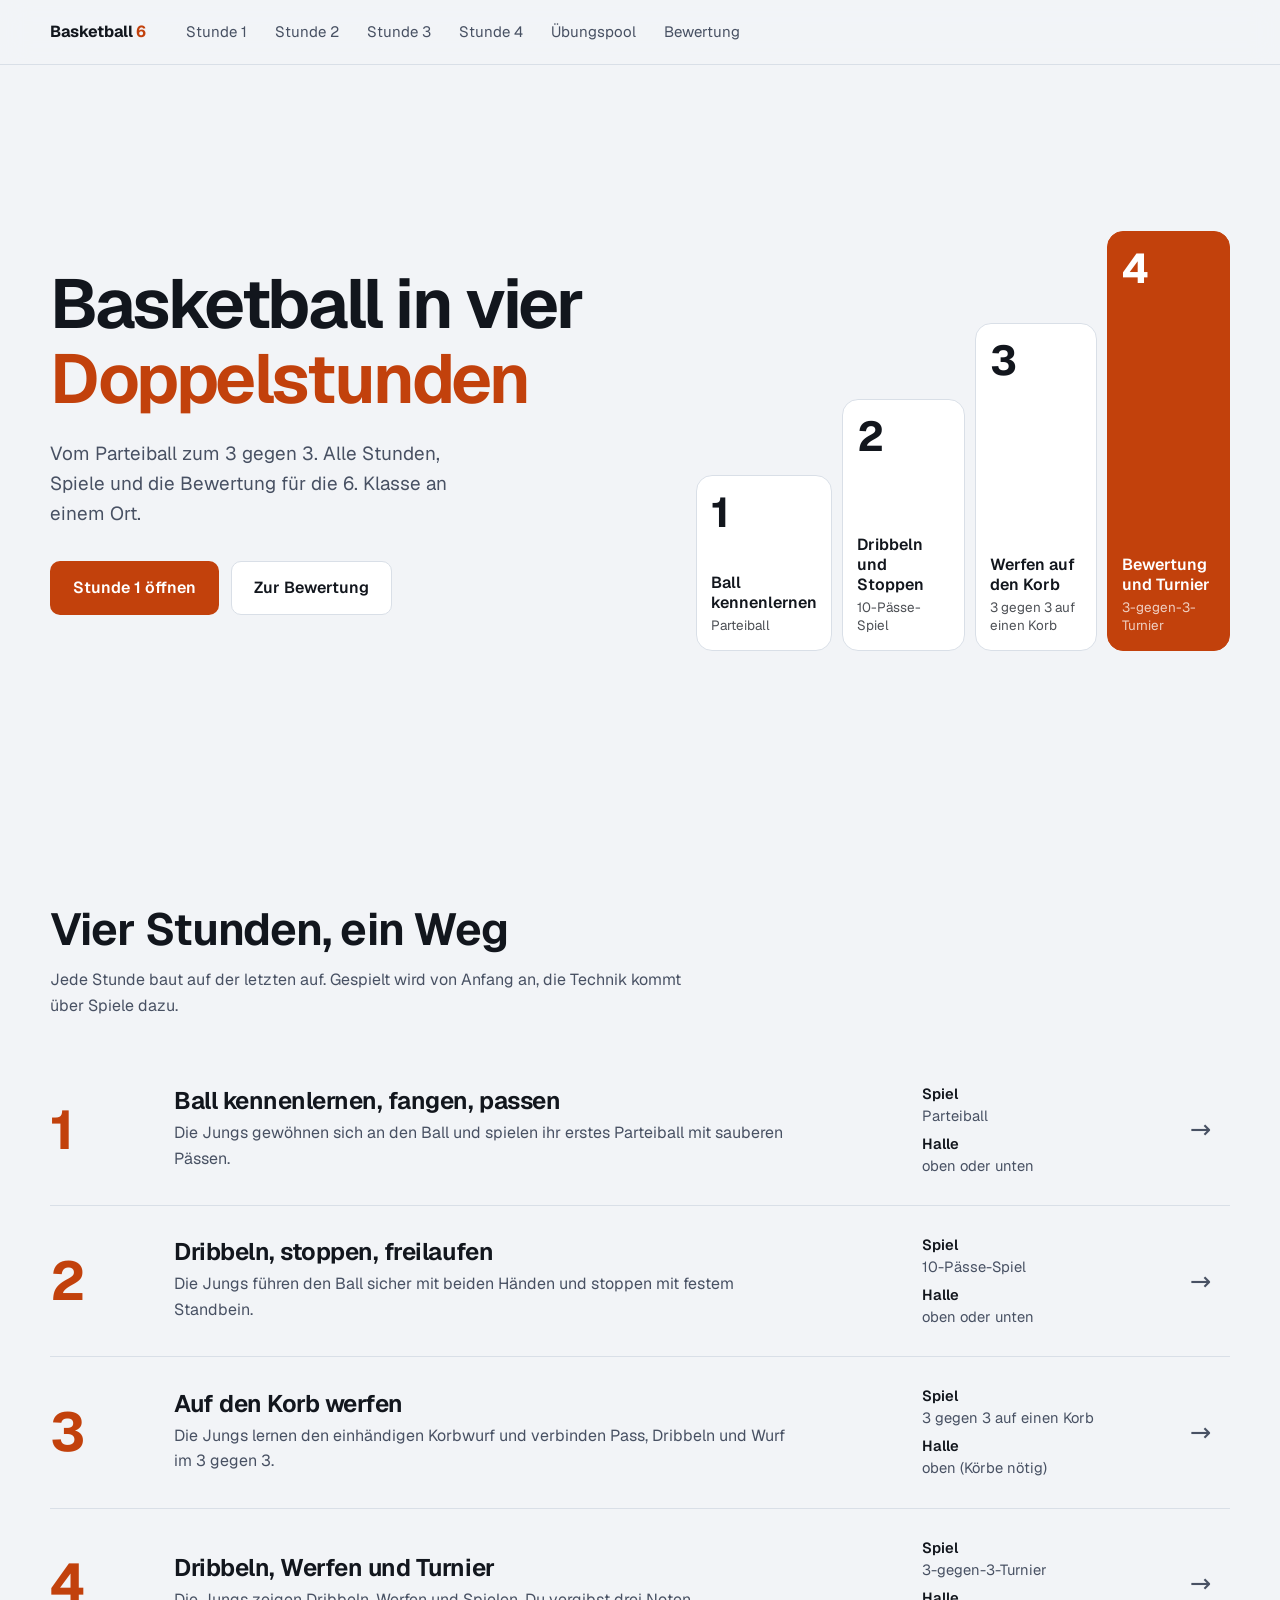
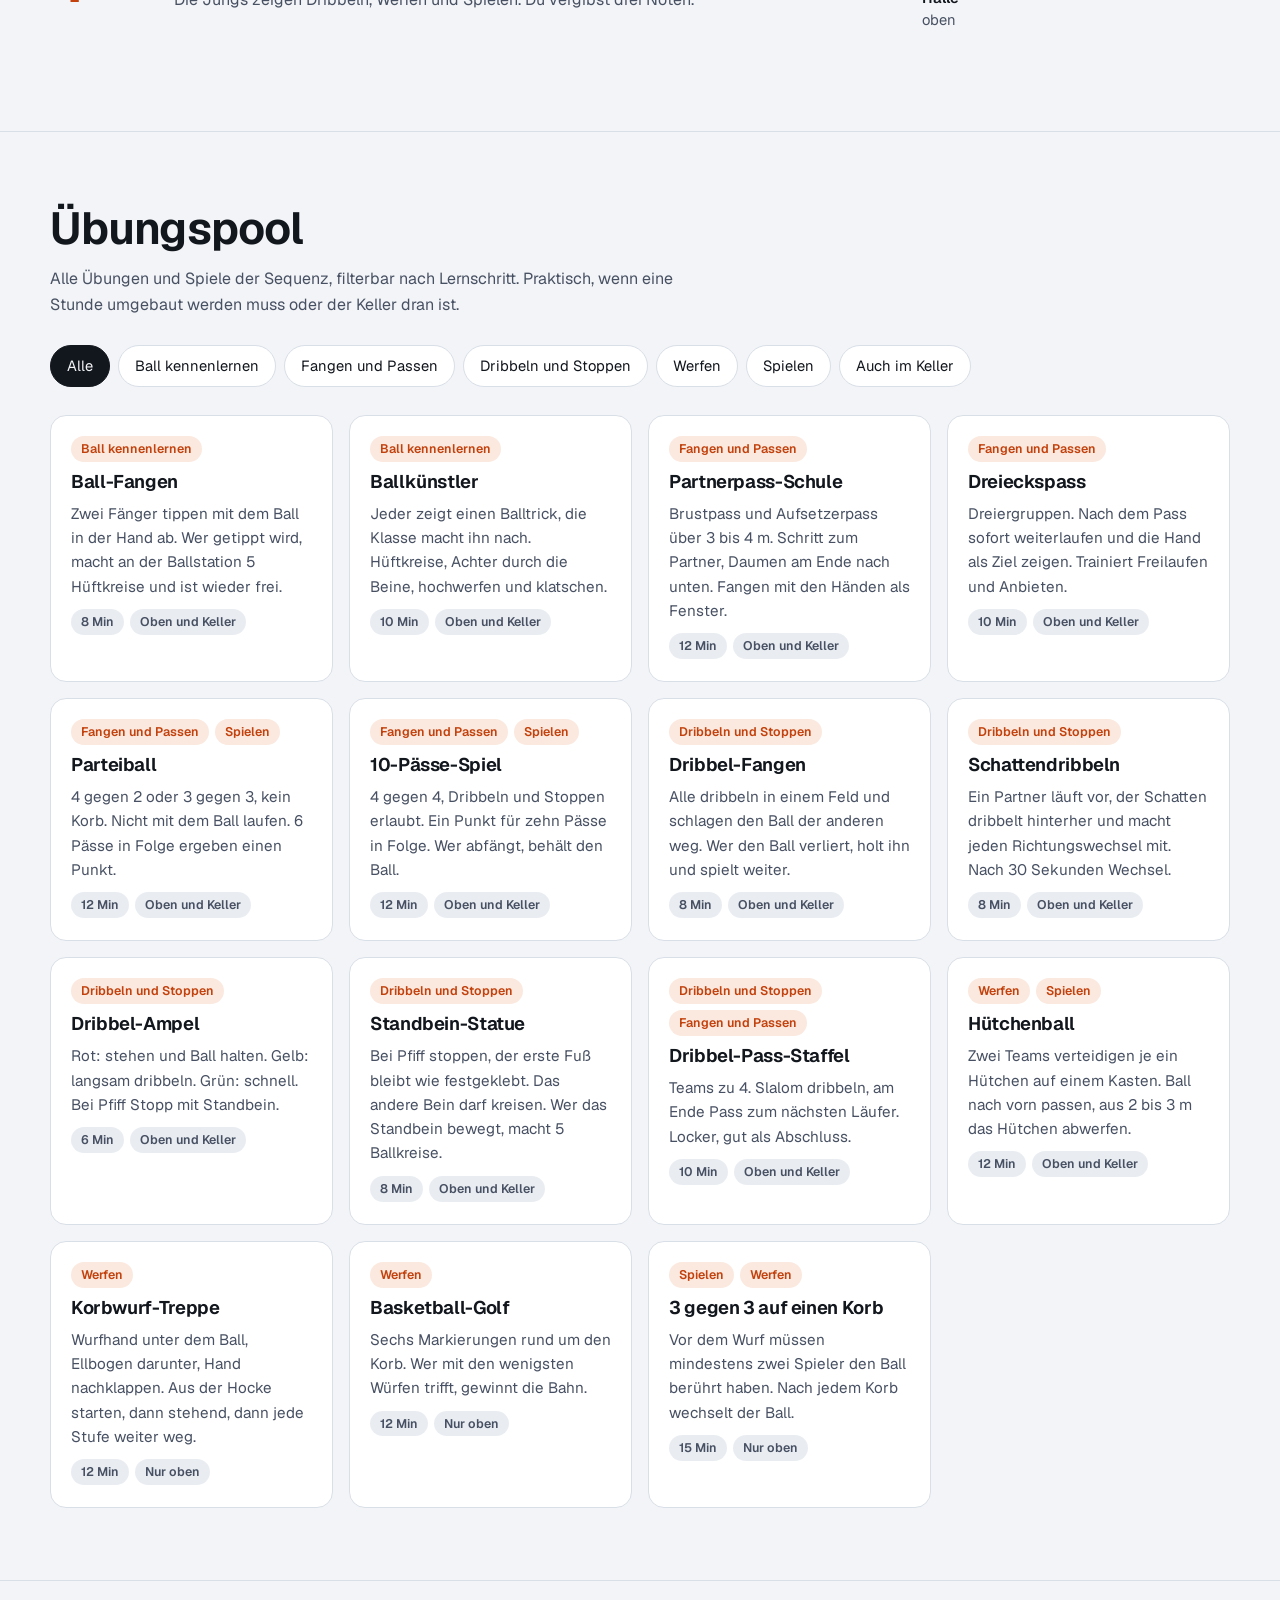
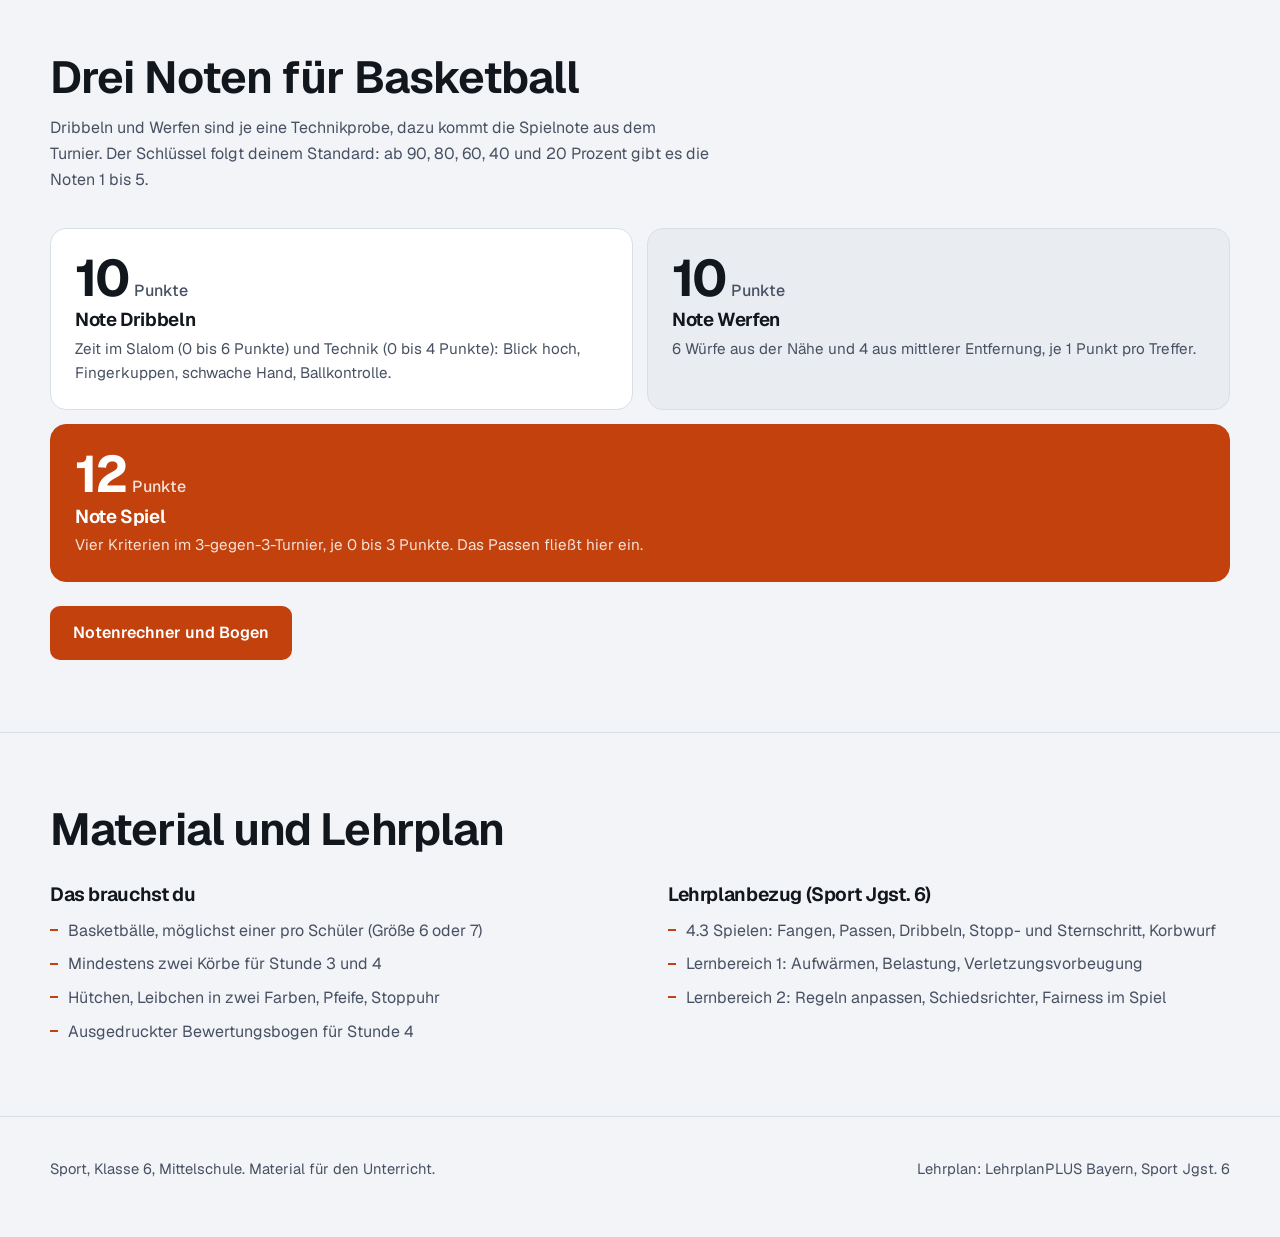
<file: index.html>
<!DOCTYPE html>
<html lang="de">
<head>
<meta charset="UTF-8">
<meta name="viewport" content="width=device-width, initial-scale=1">
<title>Basketball Klasse 6, Unterrichtssequenz</title>
<meta name="description" content="Vier Doppelstunden Basketball für die 6. Klasse: Stundenverläufe, Übungspool und Bewertung.">
<meta name="theme-color" content="#fff4e8">
<link rel="icon" href="icon.svg" type="image/svg+xml">
<link rel="apple-touch-icon" href="apple-touch-icon.png">
<link rel="manifest" href="manifest.webmanifest">
<meta name="apple-mobile-web-app-capable" content="yes">
<meta name="apple-mobile-web-app-title" content="Basketball 6">
<link rel="stylesheet" href="style.css">
</head>
<body>
<header class="nav"><div class="wrap">
<a class="brand" href="index.html">Basketball <b>6</b></a>
<nav aria-label="Hauptnavigation"><ul><li><a class="link" href="stunde-1.html">Stunde 1</a></li><li><a class="link" href="stunde-2.html">Stunde 2</a></li><li><a class="link" href="stunde-3.html">Stunde 3</a></li><li><a class="link" href="stunde-4.html">Stunde 4</a></li><li><a class="link" href="index.html#pool">Übungspool</a></li><li><a class="link" href="bewertung.html">Bewertung</a></li></ul></nav>
</div></header>
<main>
<section class="hero"><div class="wrap">
<div>
<h1>Basketball in vier <em>Doppelstunden</em></h1>
<p class="lead">Vom Parteiball zum 3 gegen 3. Alle Stunden, Spiele und die Bewertung für die 6. Klasse an einem Ort.</p>
<div class="actions"><a class="btn btn-primary" href="stunde-1.html">Stunde 1 öffnen</a><a class="btn btn-ghost" href="bewertung.html">Zur Bewertung</a></div>
</div>
<div class="stairs" aria-label="Der Weg in vier Schritten"><a class="step-block" style="--i:0" href="stunde-1.html"><span class="num">1</span><span><span class="t">Ball kennenlernen</span><span class="s">Parteiball</span></span></a><a class="step-block" style="--i:1" href="stunde-2.html"><span class="num">2</span><span><span class="t">Dribbeln und Stoppen</span><span class="s">10-Pässe-Spiel</span></span></a><a class="step-block" style="--i:2" href="stunde-3.html"><span class="num">3</span><span><span class="t">Werfen auf den Korb</span><span class="s">3 gegen 3 auf einen Korb</span></span></a><a class="step-block" style="--i:3" href="stunde-4.html"><span class="num">4</span><span><span class="t">Bewertung und Turnier</span><span class="s">3-gegen-3-Turnier</span></span></a></div>
</div></section>

<section class="block" id="stunden"><div class="wrap">
<h2 class="title reveal">Vier Stunden, ein Weg</h2>
<p class="sub reveal">Jede Stunde baut auf der letzten auf. Gespielt wird von Anfang an, die Technik kommt über Spiele dazu.</p>
<div class="lessons"><a class="lesson-row reveal" href="stunde-1.html">
<span class="n">1</span>
<span><h3>Ball kennenlernen, fangen, passen</h3><p class="goal">Die Jungs gewöhnen sich an den Ball und spielen ihr erstes Parteiball mit sauberen Pässen.</p></span>
<span class="meta"><b>Spiel</b>Parteiball<b style="margin-top:6px">Halle</b>oben oder unten</span>
<span class="arr" aria-hidden="true">&rarr;</span>
</a><a class="lesson-row reveal" href="stunde-2.html">
<span class="n">2</span>
<span><h3>Dribbeln, stoppen, freilaufen</h3><p class="goal">Die Jungs führen den Ball sicher mit beiden Händen und stoppen mit festem Standbein.</p></span>
<span class="meta"><b>Spiel</b>10-Pässe-Spiel<b style="margin-top:6px">Halle</b>oben oder unten</span>
<span class="arr" aria-hidden="true">&rarr;</span>
</a><a class="lesson-row reveal" href="stunde-3.html">
<span class="n">3</span>
<span><h3>Auf den Korb werfen</h3><p class="goal">Die Jungs lernen den einhändigen Korbwurf und verbinden Pass, Dribbeln und Wurf im 3 gegen 3.</p></span>
<span class="meta"><b>Spiel</b>3 gegen 3 auf einen Korb<b style="margin-top:6px">Halle</b>oben (Körbe nötig)</span>
<span class="arr" aria-hidden="true">&rarr;</span>
</a><a class="lesson-row reveal" href="stunde-4.html">
<span class="n">4</span>
<span><h3>Dribbeln, Werfen und Turnier</h3><p class="goal">Die Jungs zeigen Dribbeln, Werfen und Spielen. Du vergibst drei Noten.</p></span>
<span class="meta"><b>Spiel</b>3-gegen-3-Turnier<b style="margin-top:6px">Halle</b>oben</span>
<span class="arr" aria-hidden="true">&rarr;</span>
</a></div>
</div></section>

<section class="block" id="pool"><div class="wrap">
<h2 class="title reveal">Übungspool</h2>
<p class="sub reveal">Alle Übungen und Spiele der Sequenz, filterbar nach Lernschritt. Praktisch, wenn eine Stunde umgebaut werden muss oder der Keller dran ist.</p>
<div class="chips" role="group" aria-label="Nach Lernschritt filtern"><button class="chip" data-filter="alle" aria-pressed="true">Alle</button><button class="chip" data-filter="ball" aria-pressed="false">Ball kennenlernen</button><button class="chip" data-filter="pass" aria-pressed="false">Fangen und Passen</button><button class="chip" data-filter="dribbel" aria-pressed="false">Dribbeln und Stoppen</button><button class="chip" data-filter="wurf" aria-pressed="false">Werfen</button><button class="chip" data-filter="spiel" aria-pressed="false">Spielen</button><button class="chip" data-filter="keller" aria-pressed="false">Auch im Keller</button></div>
<div class="cards"><article class="card reveal" data-stufe="ball" data-halle="beide">
<div class="tags"><span class="tag stufe">Ball kennenlernen</span></div>
<h3>Ball-Fangen</h3>
<p>Zwei Fänger tippen mit dem Ball in der Hand ab. Wer getippt wird, macht an der Ballstation 5 Hüftkreise und ist wieder frei.</p>
<div class="tags"><span class="tag">8 Min</span><span class="tag">Oben und Keller</span></div>
</article><article class="card reveal" data-stufe="ball" data-halle="beide">
<div class="tags"><span class="tag stufe">Ball kennenlernen</span></div>
<h3>Ballkünstler</h3>
<p>Jeder zeigt einen Balltrick, die Klasse macht ihn nach. Hüftkreise, Achter durch die Beine, hochwerfen und klatschen.</p>
<div class="tags"><span class="tag">10 Min</span><span class="tag">Oben und Keller</span></div>
</article><article class="card reveal" data-stufe="pass" data-halle="beide">
<div class="tags"><span class="tag stufe">Fangen und Passen</span></div>
<h3>Partnerpass-Schule</h3>
<p>Brustpass und Aufsetzerpass über 3 bis 4 m. Schritt zum Partner, Daumen am Ende nach unten. Fangen mit den Händen als Fenster.</p>
<div class="tags"><span class="tag">12 Min</span><span class="tag">Oben und Keller</span></div>
</article><article class="card reveal" data-stufe="pass" data-halle="beide">
<div class="tags"><span class="tag stufe">Fangen und Passen</span></div>
<h3>Dreieckspass</h3>
<p>Dreiergruppen. Nach dem Pass sofort weiterlaufen und die Hand als Ziel zeigen. Trainiert Freilaufen und Anbieten.</p>
<div class="tags"><span class="tag">10 Min</span><span class="tag">Oben und Keller</span></div>
</article><article class="card reveal" data-stufe="pass spiel" data-halle="beide">
<div class="tags"><span class="tag stufe">Fangen und Passen</span><span class="tag stufe">Spielen</span></div>
<h3>Parteiball</h3>
<p>4 gegen 2 oder 3 gegen 3, kein Korb. Nicht mit dem Ball laufen. 6 Pässe in Folge ergeben einen Punkt.</p>
<div class="tags"><span class="tag">12 Min</span><span class="tag">Oben und Keller</span></div>
</article><article class="card reveal" data-stufe="pass spiel" data-halle="beide">
<div class="tags"><span class="tag stufe">Fangen und Passen</span><span class="tag stufe">Spielen</span></div>
<h3>10-Pässe-Spiel</h3>
<p>4 gegen 4, Dribbeln und Stoppen erlaubt. Ein Punkt für zehn Pässe in Folge. Wer abfängt, behält den Ball.</p>
<div class="tags"><span class="tag">12 Min</span><span class="tag">Oben und Keller</span></div>
</article><article class="card reveal" data-stufe="dribbel" data-halle="beide">
<div class="tags"><span class="tag stufe">Dribbeln und Stoppen</span></div>
<h3>Dribbel-Fangen</h3>
<p>Alle dribbeln in einem Feld und schlagen den Ball der anderen weg. Wer den Ball verliert, holt ihn und spielt weiter.</p>
<div class="tags"><span class="tag">8 Min</span><span class="tag">Oben und Keller</span></div>
</article><article class="card reveal" data-stufe="dribbel" data-halle="beide">
<div class="tags"><span class="tag stufe">Dribbeln und Stoppen</span></div>
<h3>Schattendribbeln</h3>
<p>Ein Partner läuft vor, der Schatten dribbelt hinterher und macht jeden Richtungswechsel mit. Nach 30 Sekunden Wechsel.</p>
<div class="tags"><span class="tag">8 Min</span><span class="tag">Oben und Keller</span></div>
</article><article class="card reveal" data-stufe="dribbel" data-halle="beide">
<div class="tags"><span class="tag stufe">Dribbeln und Stoppen</span></div>
<h3>Dribbel-Ampel</h3>
<p>Rot: stehen und Ball halten. Gelb: langsam dribbeln. Grün: schnell. Bei Pfiff Stopp mit Standbein.</p>
<div class="tags"><span class="tag">6 Min</span><span class="tag">Oben und Keller</span></div>
</article><article class="card reveal" data-stufe="dribbel" data-halle="beide">
<div class="tags"><span class="tag stufe">Dribbeln und Stoppen</span></div>
<h3>Standbein-Statue</h3>
<p>Bei Pfiff stoppen, der erste Fuß bleibt wie festgeklebt. Das andere Bein darf kreisen. Wer das Standbein bewegt, macht 5 Ballkreise.</p>
<div class="tags"><span class="tag">8 Min</span><span class="tag">Oben und Keller</span></div>
</article><article class="card reveal" data-stufe="dribbel pass" data-halle="beide">
<div class="tags"><span class="tag stufe">Dribbeln und Stoppen</span><span class="tag stufe">Fangen und Passen</span></div>
<h3>Dribbel-Pass-Staffel</h3>
<p>Teams zu 4. Slalom dribbeln, am Ende Pass zum nächsten Läufer. Locker, gut als Abschluss.</p>
<div class="tags"><span class="tag">10 Min</span><span class="tag">Oben und Keller</span></div>
</article><article class="card reveal" data-stufe="wurf spiel" data-halle="beide">
<div class="tags"><span class="tag stufe">Werfen</span><span class="tag stufe">Spielen</span></div>
<h3>Hütchenball</h3>
<p>Zwei Teams verteidigen je ein Hütchen auf einem Kasten. Ball nach vorn passen, aus 2 bis 3 m das Hütchen abwerfen.</p>
<div class="tags"><span class="tag">12 Min</span><span class="tag">Oben und Keller</span></div>
</article><article class="card reveal" data-stufe="wurf" data-halle="oben">
<div class="tags"><span class="tag stufe">Werfen</span></div>
<h3>Korbwurf-Treppe</h3>
<p>Wurfhand unter dem Ball, Ellbogen darunter, Hand nachklappen. Aus der Hocke starten, dann stehend, dann jede Stufe weiter weg.</p>
<div class="tags"><span class="tag">12 Min</span><span class="tag">Nur oben</span></div>
</article><article class="card reveal" data-stufe="wurf" data-halle="oben">
<div class="tags"><span class="tag stufe">Werfen</span></div>
<h3>Basketball-Golf</h3>
<p>Sechs Markierungen rund um den Korb. Wer mit den wenigsten Würfen trifft, gewinnt die Bahn.</p>
<div class="tags"><span class="tag">12 Min</span><span class="tag">Nur oben</span></div>
</article><article class="card reveal" data-stufe="spiel wurf" data-halle="oben">
<div class="tags"><span class="tag stufe">Spielen</span><span class="tag stufe">Werfen</span></div>
<h3>3 gegen 3 auf einen Korb</h3>
<p>Vor dem Wurf müssen mindestens zwei Spieler den Ball berührt haben. Nach jedem Korb wechselt der Ball.</p>
<div class="tags"><span class="tag">15 Min</span><span class="tag">Nur oben</span></div>
</article></div>
<p class="empty" id="pool-empty" hidden>Keine Übungen gefunden. Wähle einen anderen Filter.</p>
</div></section>

<section class="block" id="bewertung"><div class="wrap">
<h2 class="title reveal">Drei Noten für Basketball</h2>
<p class="sub reveal">Dribbeln und Werfen sind je eine Technikprobe, dazu kommt die Spielnote aus dem Turnier. Der Schlüssel folgt deinem Standard: ab 90, 80, 60, 40 und 20 Prozent gibt es die Noten 1 bis 5.</p>
<div class="score-grid"><div class="tile t1 reveal"><span class="big">10<small>Punkte</small></span><h3>Note Dribbeln</h3><p>Zeit im Slalom (0 bis 6 Punkte) und Technik (0 bis 4 Punkte): Blick hoch, Fingerkuppen, schwache Hand, Ballkontrolle.</p></div><div class="tile t2 reveal"><span class="big">10<small>Punkte</small></span><h3>Note Werfen</h3><p>6 Würfe aus der Nähe und 4 aus mittlerer Entfernung, je 1 Punkt pro Treffer.</p></div><div class="tile t4 reveal"><span class="big">12<small>Punkte</small></span><h3>Note Spiel</h3><p>Vier Kriterien im 3-gegen-3-Turnier, je 0 bis 3 Punkte. Das Passen fließt hier ein.</p></div></div>
<div class="page-actions"><a class="btn btn-primary" href="bewertung.html">Notenrechner und Bogen</a></div>
</div></section>

<section class="block" id="material"><div class="wrap">
<h2 class="title reveal">Material und Lehrplan</h2>
<div class="two">
<div class="reveal"><h3>Das brauchst du</h3><ul class="plain">
<li>Basketbälle, möglichst einer pro Schüler (Größe 6 oder 7)</li>
<li>Mindestens zwei Körbe für Stunde 3 und 4</li>
<li>Hütchen, Leibchen in zwei Farben, Pfeife, Stoppuhr</li>
<li>Ausgedruckter Bewertungsbogen für Stunde 4</li>
</ul></div>
<div class="reveal"><h3>Lehrplanbezug (Sport Jgst. 6)</h3><ul class="plain">
<li>4.3 Spielen: Fangen, Passen, Dribbeln, Stopp- und Sternschritt, Korbwurf</li>
<li>Lernbereich 1: Aufwärmen, Belastung, Verletzungsvorbeugung</li>
<li>Lernbereich 2: Regeln anpassen, Schiedsrichter, Fairness im Spiel</li>
</ul></div>
</div>
</div></section>
</main>
<footer class="foot"><div class="wrap">
<span>Sport, Klasse 6, Mittelschule. Material für den Unterricht.</span>
<span>Lehrplan: LehrplanPLUS Bayern, Sport Jgst. 6</span>
</div></footer>
<script src="app.js"></script>
</body>
</html>
</file>
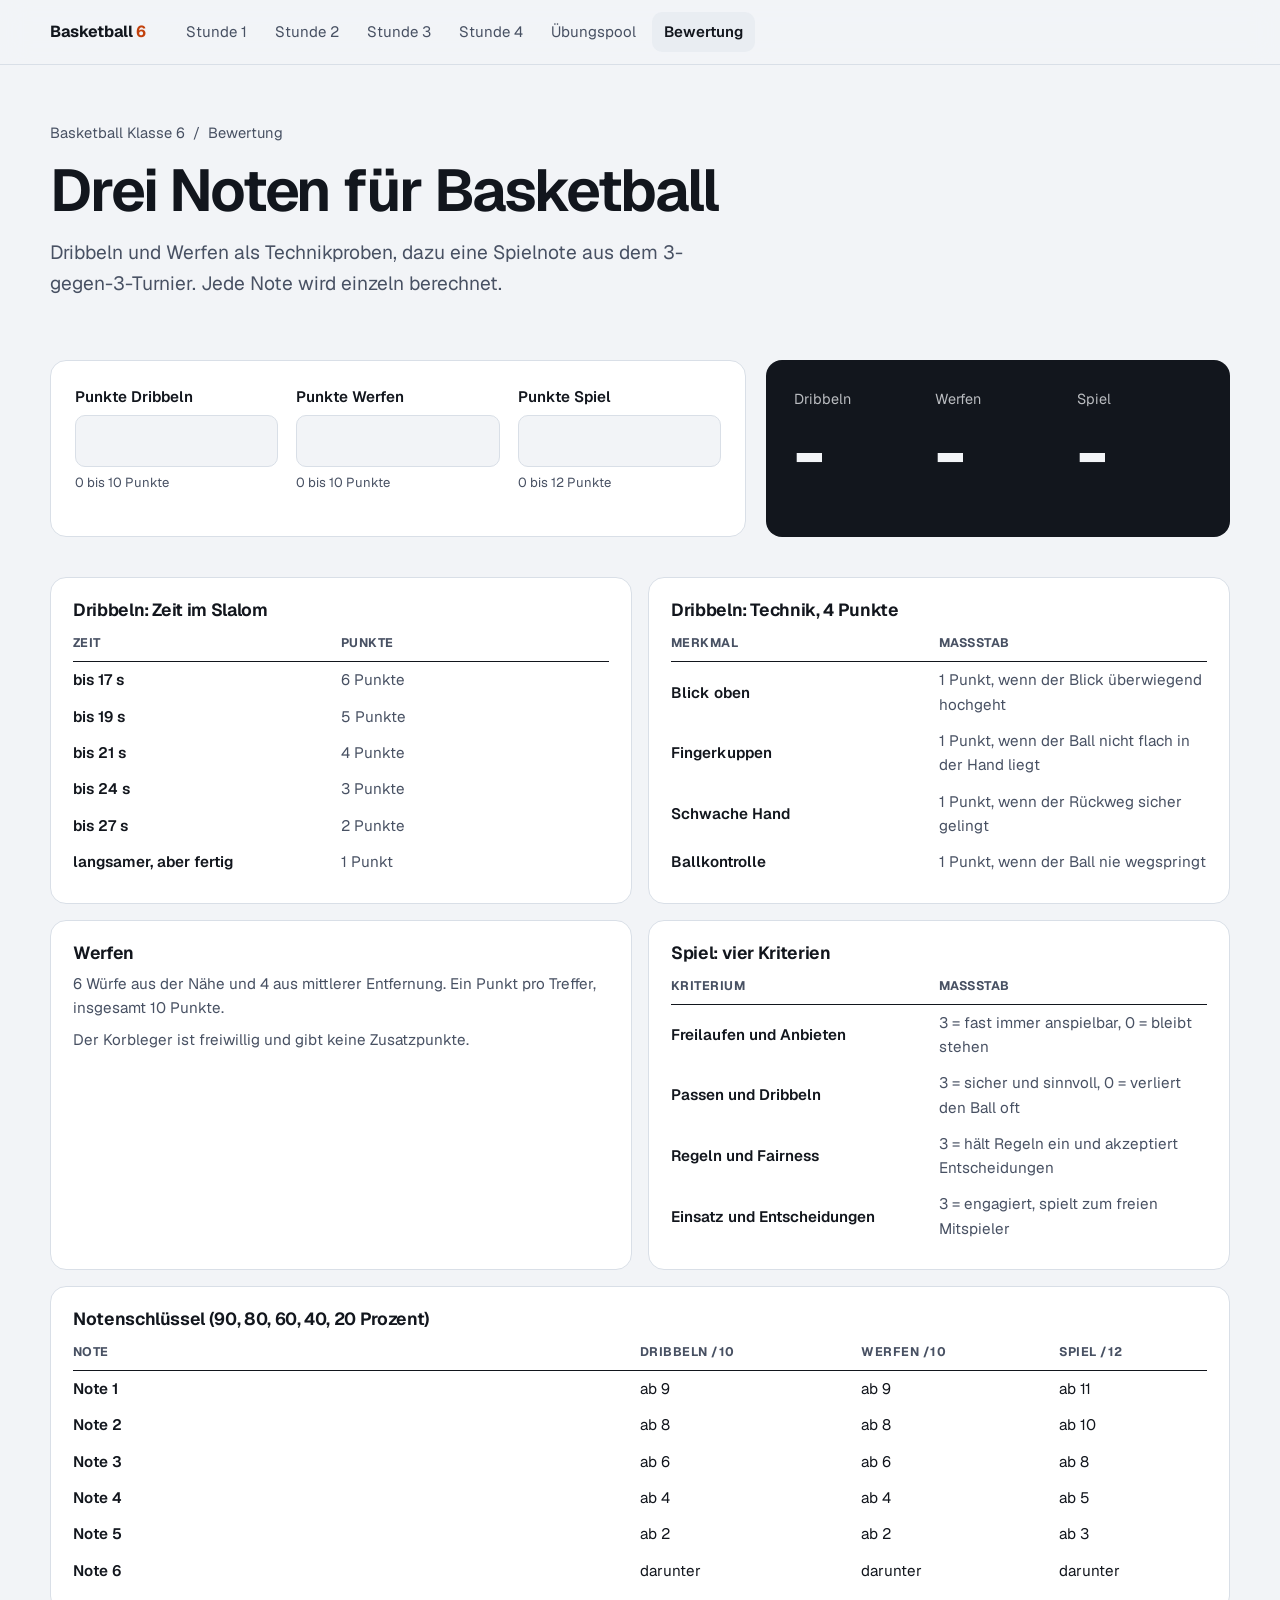
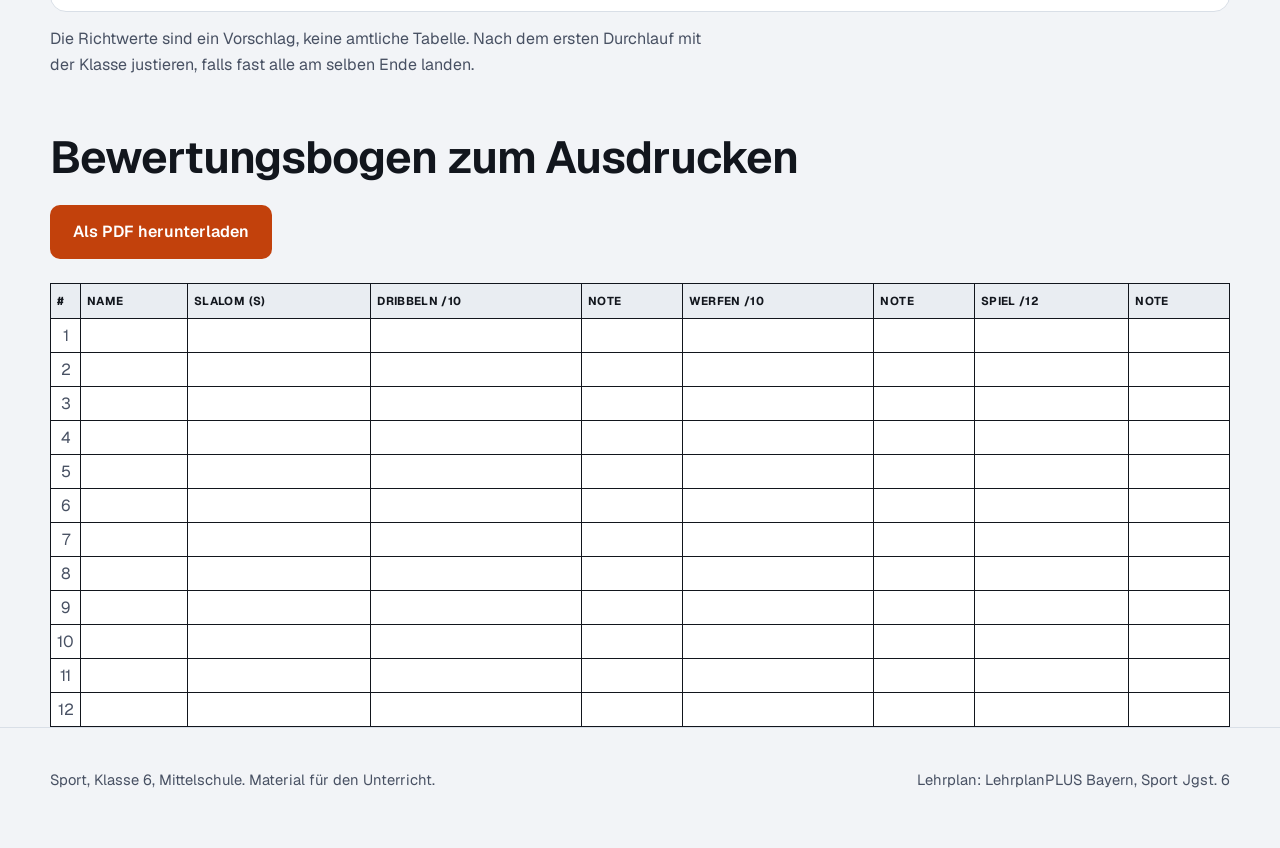
<file: bewertung.html>
<!DOCTYPE html>
<html lang="de">
<head>
<meta charset="UTF-8">
<meta name="viewport" content="width=device-width, initial-scale=1">
<title>Basketball Bewertung</title>
<meta name="description" content="Notenrechner, Punkte-Richtwerte und Bewertungsbogen für die Basketball-Sequenz.">
<meta name="theme-color" content="#fff4e8">
<link rel="icon" href="icon.svg" type="image/svg+xml">
<link rel="apple-touch-icon" href="apple-touch-icon.png">
<link rel="manifest" href="manifest.webmanifest">
<meta name="apple-mobile-web-app-capable" content="yes">
<meta name="apple-mobile-web-app-title" content="Basketball 6">
<link rel="stylesheet" href="style.css">
</head>
<body>
<header class="nav"><div class="wrap">
<a class="brand" href="index.html">Basketball <b>6</b></a>
<nav aria-label="Hauptnavigation"><ul><li><a class="link" href="stunde-1.html">Stunde 1</a></li><li><a class="link" href="stunde-2.html">Stunde 2</a></li><li><a class="link" href="stunde-3.html">Stunde 3</a></li><li><a class="link" href="stunde-4.html">Stunde 4</a></li><li><a class="link" href="index.html#pool">Übungspool</a></li><li><a class="link" href="bewertung.html" aria-current="page">Bewertung</a></li></ul></nav>
</div></header>
<main><div class="wrap">
<div class="page-head">
<div class="crumb"><a href="index.html">Basketball Klasse 6</a> &nbsp;/&nbsp; Bewertung</div>
<h1>Drei Noten für Basketball</h1>
<p class="goal">Dribbeln und Werfen als Technikproben, dazu eine Spielnote aus dem 3-gegen-3-Turnier. Jede Note wird einzeln berechnet.</p>
</div>

<div class="calc no-print">
<form id="rechner" novalidate aria-label="Notenrechner"><div class="field"><label for="f-dribbeln">Punkte Dribbeln</label>
<input id="f-dribbeln" name="dribbeln" type="text" inputmode="decimal" autocomplete="off">
<span class="hint">0 bis 10 Punkte</span><span class="err" id="e-dribbeln" role="alert"></span></div><div class="field"><label for="f-werfen">Punkte Werfen</label>
<input id="f-werfen" name="werfen" type="text" inputmode="decimal" autocomplete="off">
<span class="hint">0 bis 10 Punkte</span><span class="err" id="e-werfen" role="alert"></span></div><div class="field"><label for="f-spiel">Punkte Spiel</label>
<input id="f-spiel" name="spiel" type="text" inputmode="decimal" autocomplete="off">
<span class="hint">0 bis 12 Punkte</span><span class="err" id="e-spiel" role="alert"></span></div></form>
<div class="result"><div class="res-col"><div class="lbl">Dribbeln</div><div class="note" id="r-dribbeln" aria-live="polite">-</div><div class="lbl" id="p-dribbeln"></div></div><div class="res-col"><div class="lbl">Werfen</div><div class="note" id="r-werfen" aria-live="polite">-</div><div class="lbl" id="p-werfen"></div></div><div class="res-col"><div class="lbl">Spiel</div><div class="note" id="r-spiel" aria-live="polite">-</div><div class="lbl" id="p-spiel"></div></div></div>
</div>

<div class="scales">
<div class="panel"><h3>Dribbeln: Zeit im Slalom</h3><table><tr><th>Zeit</th><th>Punkte</th></tr><tr><td>bis 17 s</td><td>6 Punkte</td></tr><tr><td>bis 19 s</td><td>5 Punkte</td></tr><tr><td>bis 21 s</td><td>4 Punkte</td></tr><tr><td>bis 24 s</td><td>3 Punkte</td></tr><tr><td>bis 27 s</td><td>2 Punkte</td></tr><tr><td>langsamer, aber fertig</td><td>1 Punkt</td></tr></table></div>
<div class="panel"><h3>Dribbeln: Technik, 4 Punkte</h3><table><tr><th>Merkmal</th><th>Maßstab</th></tr><tr><td>Blick oben</td><td>1 Punkt, wenn der Blick überwiegend hochgeht</td></tr><tr><td>Fingerkuppen</td><td>1 Punkt, wenn der Ball nicht flach in der Hand liegt</td></tr><tr><td>Schwache Hand</td><td>1 Punkt, wenn der Rückweg sicher gelingt</td></tr><tr><td>Ballkontrolle</td><td>1 Punkt, wenn der Ball nie wegspringt</td></tr></table></div>
<div class="panel"><h3>Werfen</h3><p>6 Würfe aus der Nähe und 4 aus mittlerer Entfernung. Ein Punkt pro Treffer, insgesamt 10 Punkte.</p>
<p>Der Korbleger ist freiwillig und gibt keine Zusatzpunkte.</p></div>
<div class="panel"><h3>Spiel: vier Kriterien</h3><table><tr><th>Kriterium</th><th>Maßstab</th></tr><tr><td>Freilaufen und Anbieten</td><td>3 = fast immer anspielbar, 0 = bleibt stehen</td></tr><tr><td>Passen und Dribbeln</td><td>3 = sicher und sinnvoll, 0 = verliert den Ball oft</td></tr><tr><td>Regeln und Fairness</td><td>3 = hält Regeln ein und akzeptiert Entscheidungen</td></tr><tr><td>Einsatz und Entscheidungen</td><td>3 = engagiert, spielt zum freien Mitspieler</td></tr></table></div>
</div>

<div class="panel" style="margin-top:16px"><h3>Notenschlüssel (90, 80, 60, 40, 20 Prozent)</h3>
<table><tr><th>Note</th><th>Dribbeln /10</th><th>Werfen /10</th><th>Spiel /12</th></tr><tr><td>Note 1</td><td>ab 9</td><td>ab 9</td><td>ab 11</td></tr><tr><td>Note 2</td><td>ab 8</td><td>ab 8</td><td>ab 10</td></tr><tr><td>Note 3</td><td>ab 6</td><td>ab 6</td><td>ab 8</td></tr><tr><td>Note 4</td><td>ab 4</td><td>ab 4</td><td>ab 5</td></tr><tr><td>Note 5</td><td>ab 2</td><td>ab 2</td><td>ab 3</td></tr><tr><td>Note 6</td><td>darunter</td><td>darunter</td><td>darunter</td></tr></table></div>
<p class="sub">Die Richtwerte sind ein Vorschlag, keine amtliche Tabelle. Nach dem ersten Durchlauf mit der Klasse justieren, falls fast alle am selben Ende landen.</p>

<div class="bogen-section">
<h2 class="title" style="margin-top:56px">Bewertungsbogen zum Ausdrucken</h2>
<div class="page-actions no-print"><button class="btn btn-primary" onclick="window.print()">Als PDF herunterladen</button></div>
<div class="sheet-wrap"><table class="bogen" aria-label="Bewertungsbogen">
<tr><th>#</th><th>Name</th><th>Slalom (s)</th><th>Dribbeln /10</th><th>Note</th><th>Werfen /10</th><th>Note</th><th>Spiel /12</th><th>Note</th></tr><tr><td class="n">1</td><td></td><td></td><td></td><td></td><td></td><td></td><td></td><td></td></tr><tr><td class="n">2</td><td></td><td></td><td></td><td></td><td></td><td></td><td></td><td></td></tr><tr><td class="n">3</td><td></td><td></td><td></td><td></td><td></td><td></td><td></td><td></td></tr><tr><td class="n">4</td><td></td><td></td><td></td><td></td><td></td><td></td><td></td><td></td></tr><tr><td class="n">5</td><td></td><td></td><td></td><td></td><td></td><td></td><td></td><td></td></tr><tr><td class="n">6</td><td></td><td></td><td></td><td></td><td></td><td></td><td></td><td></td></tr><tr><td class="n">7</td><td></td><td></td><td></td><td></td><td></td><td></td><td></td><td></td></tr><tr><td class="n">8</td><td></td><td></td><td></td><td></td><td></td><td></td><td></td><td></td></tr><tr><td class="n">9</td><td></td><td></td><td></td><td></td><td></td><td></td><td></td><td></td></tr><tr><td class="n">10</td><td></td><td></td><td></td><td></td><td></td><td></td><td></td><td></td></tr><tr><td class="n">11</td><td></td><td></td><td></td><td></td><td></td><td></td><td></td><td></td></tr><tr><td class="n">12</td><td></td><td></td><td></td><td></td><td></td><td></td><td></td><td></td></tr></table></div>
</div>
</div></main>
<footer class="foot"><div class="wrap">
<span>Sport, Klasse 6, Mittelschule. Material für den Unterricht.</span>
<span>Lehrplan: LehrplanPLUS Bayern, Sport Jgst. 6</span>
</div></footer>
<script src="app.js"></script>
</body>
</html>
</file>
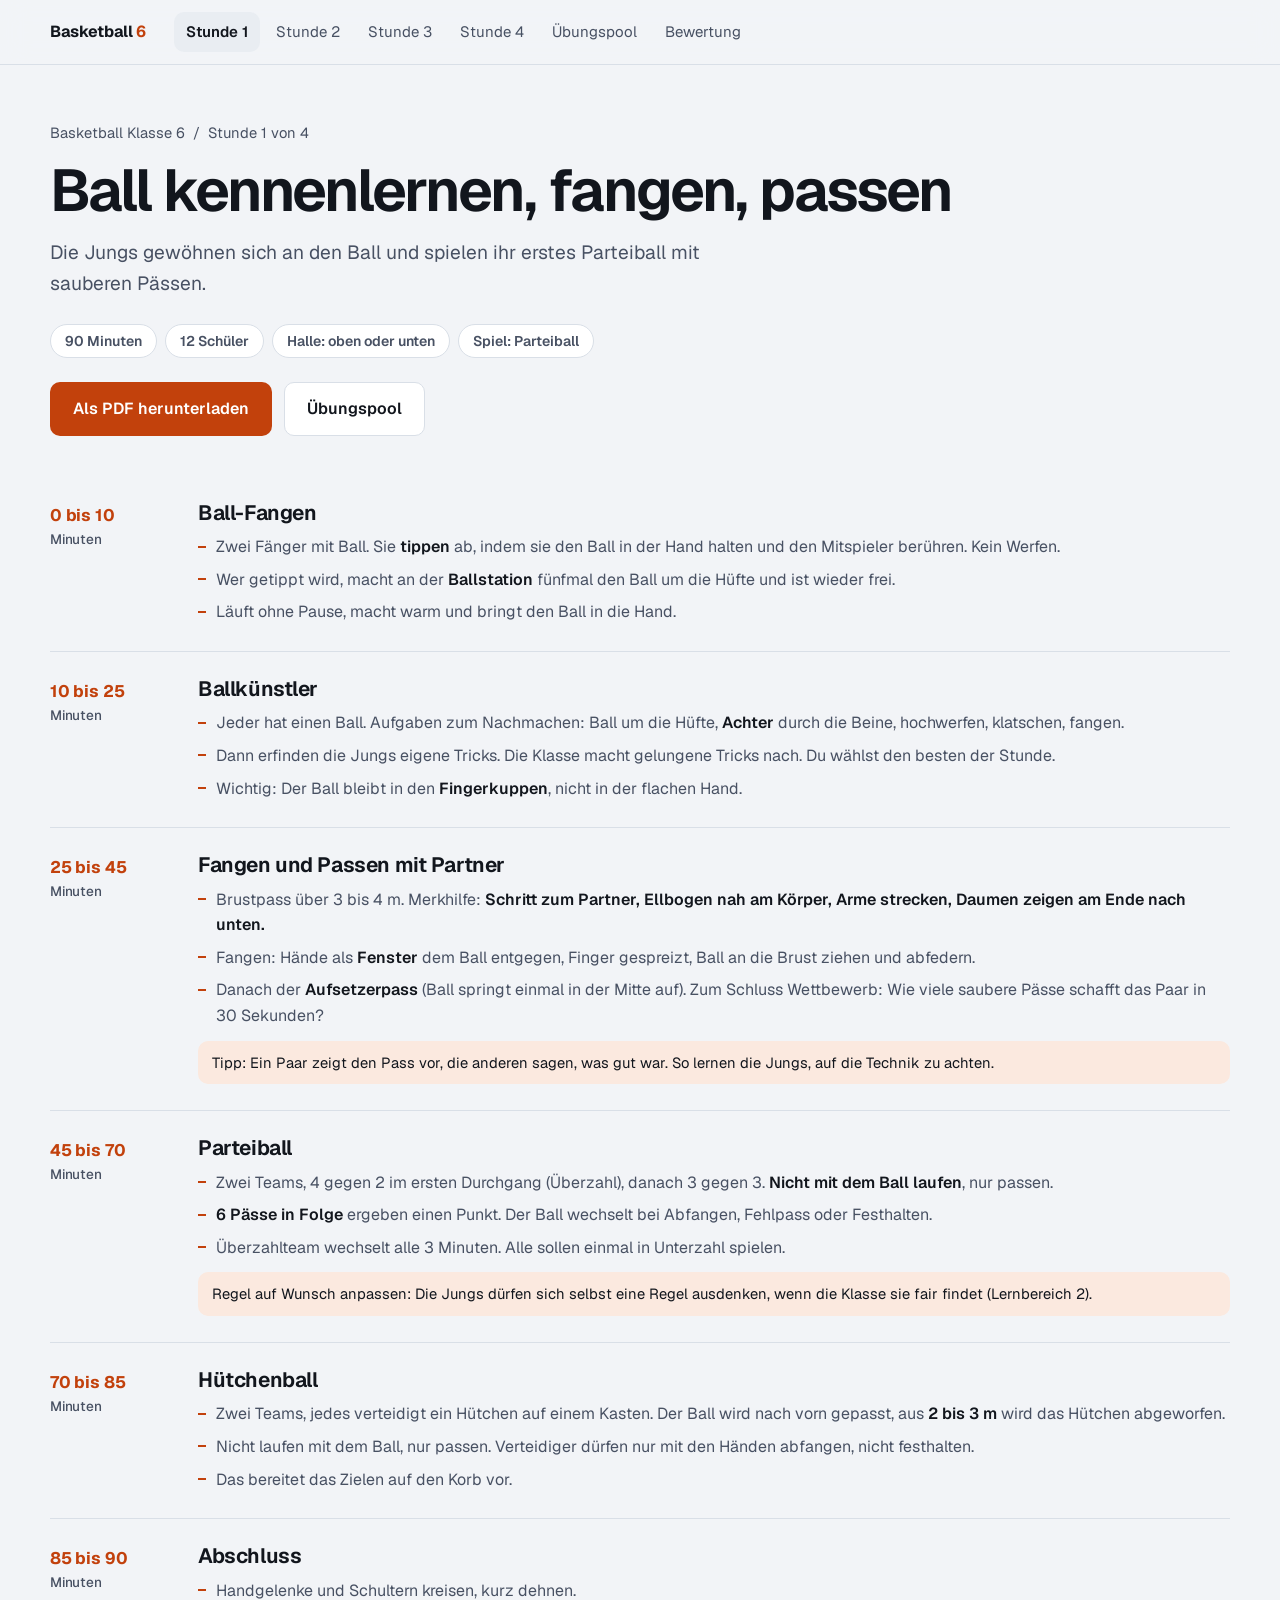
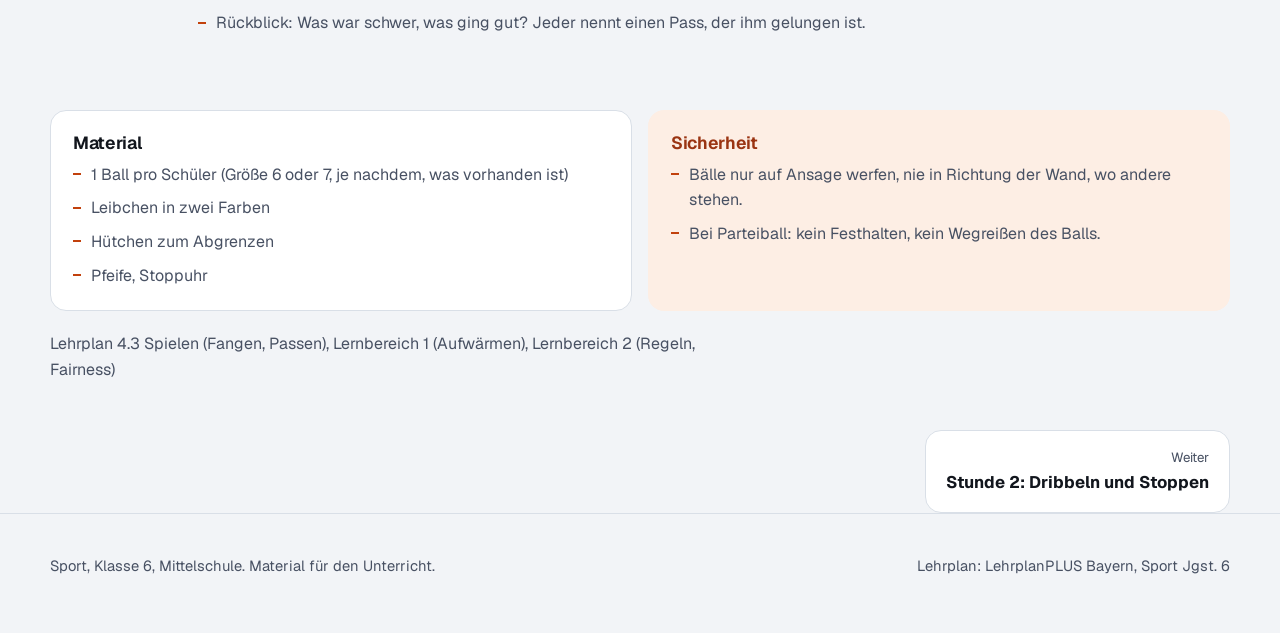
<file: stunde-1.html>
<!DOCTYPE html>
<html lang="de">
<head>
<meta charset="UTF-8">
<meta name="viewport" content="width=device-width, initial-scale=1">
<title>Basketball Stunde 1: Ball kennenlernen, fangen, passen</title>
<meta name="description" content="Die Jungs gewöhnen sich an den Ball und spielen ihr erstes Parteiball mit sauberen Pässen.">
<meta name="theme-color" content="#fff4e8">
<link rel="icon" href="icon.svg" type="image/svg+xml">
<link rel="apple-touch-icon" href="apple-touch-icon.png">
<link rel="manifest" href="manifest.webmanifest">
<meta name="apple-mobile-web-app-capable" content="yes">
<meta name="apple-mobile-web-app-title" content="Basketball 6">
<link rel="stylesheet" href="style.css">
</head>
<body>
<header class="nav"><div class="wrap">
<a class="brand" href="index.html">Basketball <b>6</b></a>
<nav aria-label="Hauptnavigation"><ul><li><a class="link" href="stunde-1.html" aria-current="page">Stunde 1</a></li><li><a class="link" href="stunde-2.html">Stunde 2</a></li><li><a class="link" href="stunde-3.html">Stunde 3</a></li><li><a class="link" href="stunde-4.html">Stunde 4</a></li><li><a class="link" href="index.html#pool">Übungspool</a></li><li><a class="link" href="bewertung.html">Bewertung</a></li></ul></nav>
</div></header>
<main><div class="wrap">
<div class="page-head">
<div class="crumb"><a href="index.html">Basketball Klasse 6</a> &nbsp;/&nbsp; Stunde 1 von 4</div>
<h1>Ball kennenlernen, fangen, passen</h1>
<p class="goal">Die Jungs gewöhnen sich an den Ball und spielen ihr erstes Parteiball mit sauberen Pässen.</p>
<div class="facts"><span class="tag">90 Minuten</span><span class="tag">12 Schüler</span><span class="tag">Halle: oben oder unten</span><span class="tag">Spiel: Parteiball</span></div>
<div class="page-actions no-print"><button class="btn btn-primary" onclick="window.print()">Als PDF herunterladen</button><a class="btn btn-ghost" href="index.html#pool">Übungspool</a></div>
</div>
<div class="timeline"><div class="tl-step reveal"><div class="tl-time">0 bis 10<span>Minuten</span></div>
<div class="tl-body"><h3>Ball-Fangen</h3><ul><li>Zwei Fänger mit Ball. Sie <b>tippen</b> ab, indem sie den Ball in der Hand halten und den Mitspieler berühren. Kein Werfen.</li><li>Wer getippt wird, macht an der <b>Ballstation</b> fünfmal den Ball um die Hüfte und ist wieder frei.</li><li>Läuft ohne Pause, macht warm und bringt den Ball in die Hand.</li></ul></div></div><div class="tl-step reveal"><div class="tl-time">10 bis 25<span>Minuten</span></div>
<div class="tl-body"><h3>Ballkünstler</h3><ul><li>Jeder hat einen Ball. Aufgaben zum Nachmachen: Ball um die Hüfte, <b>Achter</b> durch die Beine, hochwerfen, klatschen, fangen.</li><li>Dann erfinden die Jungs eigene Tricks. Die Klasse macht gelungene Tricks nach. Du wählst den besten der Stunde.</li><li>Wichtig: Der Ball bleibt in den <b>Fingerkuppen</b>, nicht in der flachen Hand.</li></ul></div></div><div class="tl-step reveal"><div class="tl-time">25 bis 45<span>Minuten</span></div>
<div class="tl-body"><h3>Fangen und Passen mit Partner</h3><ul><li>Brustpass über 3 bis 4 m. Merkhilfe: <b>Schritt zum Partner, Ellbogen nah am Körper, Arme strecken, Daumen zeigen am Ende nach unten.</b></li><li>Fangen: Hände als <b>Fenster</b> dem Ball entgegen, Finger gespreizt, Ball an die Brust ziehen und abfedern.</li><li>Danach der <b>Aufsetzerpass</b> (Ball springt einmal in der Mitte auf). Zum Schluss Wettbewerb: Wie viele saubere Pässe schafft das Paar in 30 Sekunden?</li></ul><p class="tl-note">Tipp: Ein Paar zeigt den Pass vor, die anderen sagen, was gut war. So lernen die Jungs, auf die Technik zu achten.</p></div></div><div class="tl-step reveal"><div class="tl-time">45 bis 70<span>Minuten</span></div>
<div class="tl-body"><h3>Parteiball</h3><ul><li>Zwei Teams, 4 gegen 2 im ersten Durchgang (Überzahl), danach 3 gegen 3. <b>Nicht mit dem Ball laufen</b>, nur passen.</li><li><b>6 Pässe in Folge</b> ergeben einen Punkt. Der Ball wechselt bei Abfangen, Fehlpass oder Festhalten.</li><li>Überzahlteam wechselt alle 3 Minuten. Alle sollen einmal in Unterzahl spielen.</li></ul><p class="tl-note">Regel auf Wunsch anpassen: Die Jungs dürfen sich selbst eine Regel ausdenken, wenn die Klasse sie fair findet (Lernbereich 2).</p></div></div><div class="tl-step reveal"><div class="tl-time">70 bis 85<span>Minuten</span></div>
<div class="tl-body"><h3>Hütchenball</h3><ul><li>Zwei Teams, jedes verteidigt ein Hütchen auf einem Kasten. Der Ball wird nach vorn gepasst, aus <b>2 bis 3 m</b> wird das Hütchen abgeworfen.</li><li>Nicht laufen mit dem Ball, nur passen. Verteidiger dürfen nur mit den Händen abfangen, nicht festhalten.</li><li>Das bereitet das Zielen auf den Korb vor.</li></ul></div></div><div class="tl-step reveal"><div class="tl-time">85 bis 90<span>Minuten</span></div>
<div class="tl-body"><h3>Abschluss</h3><ul><li>Handgelenke und Schultern kreisen, kurz dehnen.</li><li>Rückblick: Was war schwer, was ging gut? Jeder nennt einen Pass, der ihm gelungen ist.</li></ul></div></div></div>
<div class="aside-grid">
<div class="panel"><h3>Material</h3><ul class="plain"><li>1 Ball pro Schüler (Größe 6 oder 7, je nachdem, was vorhanden ist)</li><li>Leibchen in zwei Farben</li><li>Hütchen zum Abgrenzen</li><li>Pfeife, Stoppuhr</li></ul></div>
<div class="panel warn"><h3>Sicherheit</h3><ul class="plain"><li>Bälle nur auf Ansage werfen, nie in Richtung der Wand, wo andere stehen.</li><li>Bei Parteiball: kein Festhalten, kein Wegreißen des Balls.</li></ul></div>
</div>
<p class="sub" style="margin-top:20px">Lehrplan 4.3 Spielen (Fangen, Passen), Lernbereich 1 (Aufwärmen), Lernbereich 2 (Regeln, Fairness)</p>
<div class="pager"><a class="next" href="stunde-2.html"><small>Weiter</small><strong>Stunde 2: Dribbeln und Stoppen</strong></a></div>
</div></main>
<footer class="foot"><div class="wrap">
<span>Sport, Klasse 6, Mittelschule. Material für den Unterricht.</span>
<span>Lehrplan: LehrplanPLUS Bayern, Sport Jgst. 6</span>
</div></footer>
<script src="app.js"></script>
</body>
</html>
</file>
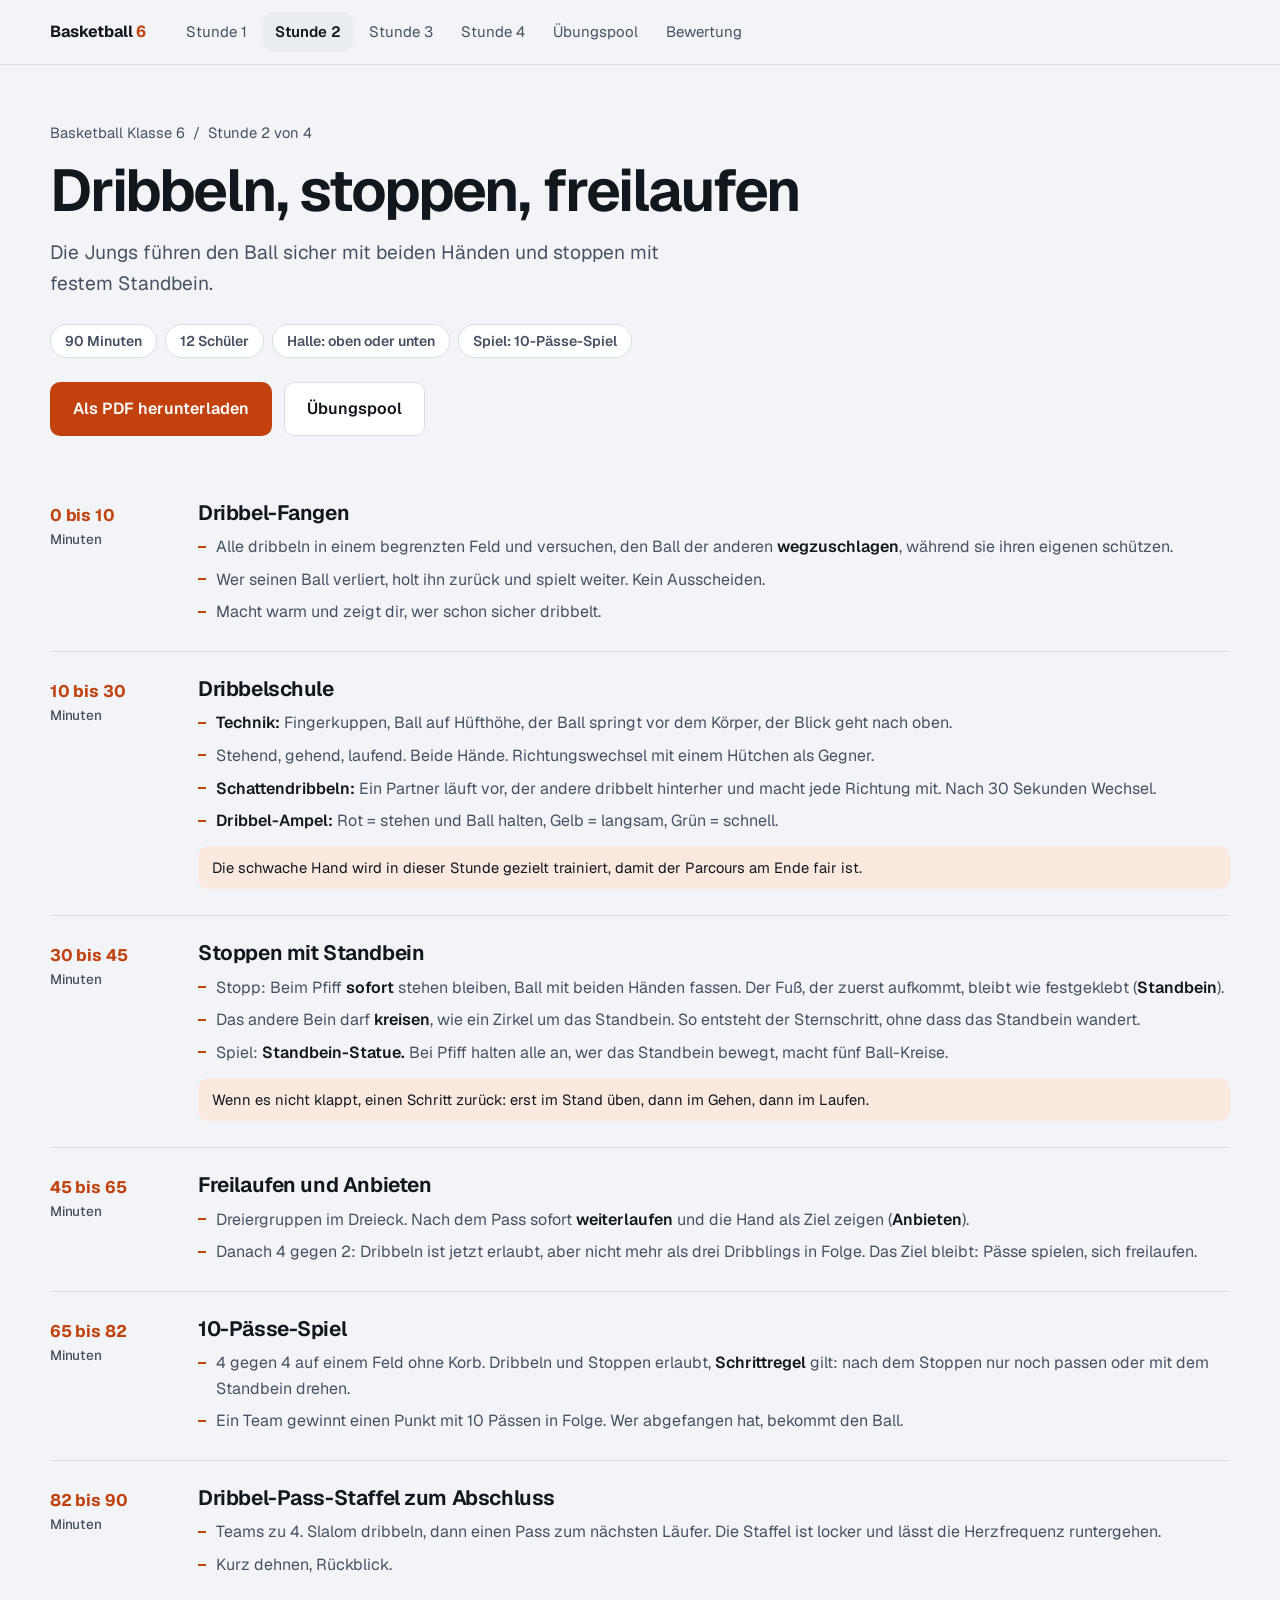
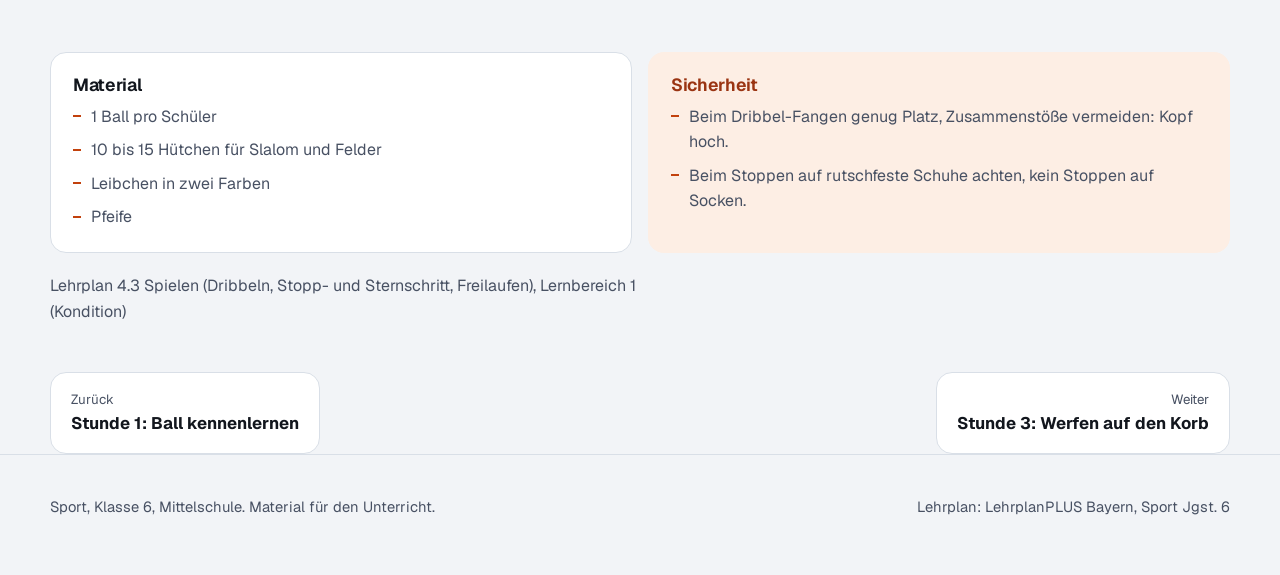
<file: stunde-2.html>
<!DOCTYPE html>
<html lang="de">
<head>
<meta charset="UTF-8">
<meta name="viewport" content="width=device-width, initial-scale=1">
<title>Basketball Stunde 2: Dribbeln, stoppen, freilaufen</title>
<meta name="description" content="Die Jungs führen den Ball sicher mit beiden Händen und stoppen mit festem Standbein.">
<meta name="theme-color" content="#fff4e8">
<link rel="icon" href="icon.svg" type="image/svg+xml">
<link rel="apple-touch-icon" href="apple-touch-icon.png">
<link rel="manifest" href="manifest.webmanifest">
<meta name="apple-mobile-web-app-capable" content="yes">
<meta name="apple-mobile-web-app-title" content="Basketball 6">
<link rel="stylesheet" href="style.css">
</head>
<body>
<header class="nav"><div class="wrap">
<a class="brand" href="index.html">Basketball <b>6</b></a>
<nav aria-label="Hauptnavigation"><ul><li><a class="link" href="stunde-1.html">Stunde 1</a></li><li><a class="link" href="stunde-2.html" aria-current="page">Stunde 2</a></li><li><a class="link" href="stunde-3.html">Stunde 3</a></li><li><a class="link" href="stunde-4.html">Stunde 4</a></li><li><a class="link" href="index.html#pool">Übungspool</a></li><li><a class="link" href="bewertung.html">Bewertung</a></li></ul></nav>
</div></header>
<main><div class="wrap">
<div class="page-head">
<div class="crumb"><a href="index.html">Basketball Klasse 6</a> &nbsp;/&nbsp; Stunde 2 von 4</div>
<h1>Dribbeln, stoppen, freilaufen</h1>
<p class="goal">Die Jungs führen den Ball sicher mit beiden Händen und stoppen mit festem Standbein.</p>
<div class="facts"><span class="tag">90 Minuten</span><span class="tag">12 Schüler</span><span class="tag">Halle: oben oder unten</span><span class="tag">Spiel: 10-Pässe-Spiel</span></div>
<div class="page-actions no-print"><button class="btn btn-primary" onclick="window.print()">Als PDF herunterladen</button><a class="btn btn-ghost" href="index.html#pool">Übungspool</a></div>
</div>
<div class="timeline"><div class="tl-step reveal"><div class="tl-time">0 bis 10<span>Minuten</span></div>
<div class="tl-body"><h3>Dribbel-Fangen</h3><ul><li>Alle dribbeln in einem begrenzten Feld und versuchen, den Ball der anderen <b>wegzuschlagen</b>, während sie ihren eigenen schützen.</li><li>Wer seinen Ball verliert, holt ihn zurück und spielt weiter. Kein Ausscheiden.</li><li>Macht warm und zeigt dir, wer schon sicher dribbelt.</li></ul></div></div><div class="tl-step reveal"><div class="tl-time">10 bis 30<span>Minuten</span></div>
<div class="tl-body"><h3>Dribbelschule</h3><ul><li><b>Technik:</b> Fingerkuppen, Ball auf Hüfthöhe, der Ball springt vor dem Körper, der Blick geht nach oben.</li><li>Stehend, gehend, laufend. Beide Hände. Richtungswechsel mit einem Hütchen als Gegner.</li><li><b>Schattendribbeln:</b> Ein Partner läuft vor, der andere dribbelt hinterher und macht jede Richtung mit. Nach 30 Sekunden Wechsel.</li><li><b>Dribbel-Ampel:</b> Rot = stehen und Ball halten, Gelb = langsam, Grün = schnell.</li></ul><p class="tl-note">Die schwache Hand wird in dieser Stunde gezielt trainiert, damit der Parcours am Ende fair ist.</p></div></div><div class="tl-step reveal"><div class="tl-time">30 bis 45<span>Minuten</span></div>
<div class="tl-body"><h3>Stoppen mit Standbein</h3><ul><li>Stopp: Beim Pfiff <b>sofort</b> stehen bleiben, Ball mit beiden Händen fassen. Der Fuß, der zuerst aufkommt, bleibt wie festgeklebt (<b>Standbein</b>).</li><li>Das andere Bein darf <b>kreisen</b>, wie ein Zirkel um das Standbein. So entsteht der Sternschritt, ohne dass das Standbein wandert.</li><li>Spiel: <b>Standbein-Statue.</b> Bei Pfiff halten alle an, wer das Standbein bewegt, macht fünf Ball-Kreise.</li></ul><p class="tl-note">Wenn es nicht klappt, einen Schritt zurück: erst im Stand üben, dann im Gehen, dann im Laufen.</p></div></div><div class="tl-step reveal"><div class="tl-time">45 bis 65<span>Minuten</span></div>
<div class="tl-body"><h3>Freilaufen und Anbieten</h3><ul><li>Dreiergruppen im Dreieck. Nach dem Pass sofort <b>weiterlaufen</b> und die Hand als Ziel zeigen (<b>Anbieten</b>).</li><li>Danach 4 gegen 2: Dribbeln ist jetzt erlaubt, aber nicht mehr als drei Dribblings in Folge. Das Ziel bleibt: Pässe spielen, sich freilaufen.</li></ul></div></div><div class="tl-step reveal"><div class="tl-time">65 bis 82<span>Minuten</span></div>
<div class="tl-body"><h3>10-Pässe-Spiel</h3><ul><li>4 gegen 4 auf einem Feld ohne Korb. Dribbeln und Stoppen erlaubt, <b>Schrittregel</b> gilt: nach dem Stoppen nur noch passen oder mit dem Standbein drehen.</li><li>Ein Team gewinnt einen Punkt mit 10 Pässen in Folge. Wer abgefangen hat, bekommt den Ball.</li></ul></div></div><div class="tl-step reveal"><div class="tl-time">82 bis 90<span>Minuten</span></div>
<div class="tl-body"><h3>Dribbel-Pass-Staffel zum Abschluss</h3><ul><li>Teams zu 4. Slalom dribbeln, dann einen Pass zum nächsten Läufer. Die Staffel ist locker und lässt die Herzfrequenz runtergehen.</li><li>Kurz dehnen, Rückblick.</li></ul></div></div></div>
<div class="aside-grid">
<div class="panel"><h3>Material</h3><ul class="plain"><li>1 Ball pro Schüler</li><li>10 bis 15 Hütchen für Slalom und Felder</li><li>Leibchen in zwei Farben</li><li>Pfeife</li></ul></div>
<div class="panel warn"><h3>Sicherheit</h3><ul class="plain"><li>Beim Dribbel-Fangen genug Platz, Zusammenstöße vermeiden: Kopf hoch.</li><li>Beim Stoppen auf rutschfeste Schuhe achten, kein Stoppen auf Socken.</li></ul></div>
</div>
<p class="sub" style="margin-top:20px">Lehrplan 4.3 Spielen (Dribbeln, Stopp- und Sternschritt, Freilaufen), Lernbereich 1 (Kondition)</p>
<div class="pager"><a class="prev" href="stunde-1.html"><small>Zurück</small><strong>Stunde 1: Ball kennenlernen</strong></a><a class="next" href="stunde-3.html"><small>Weiter</small><strong>Stunde 3: Werfen auf den Korb</strong></a></div>
</div></main>
<footer class="foot"><div class="wrap">
<span>Sport, Klasse 6, Mittelschule. Material für den Unterricht.</span>
<span>Lehrplan: LehrplanPLUS Bayern, Sport Jgst. 6</span>
</div></footer>
<script src="app.js"></script>
</body>
</html>
</file>
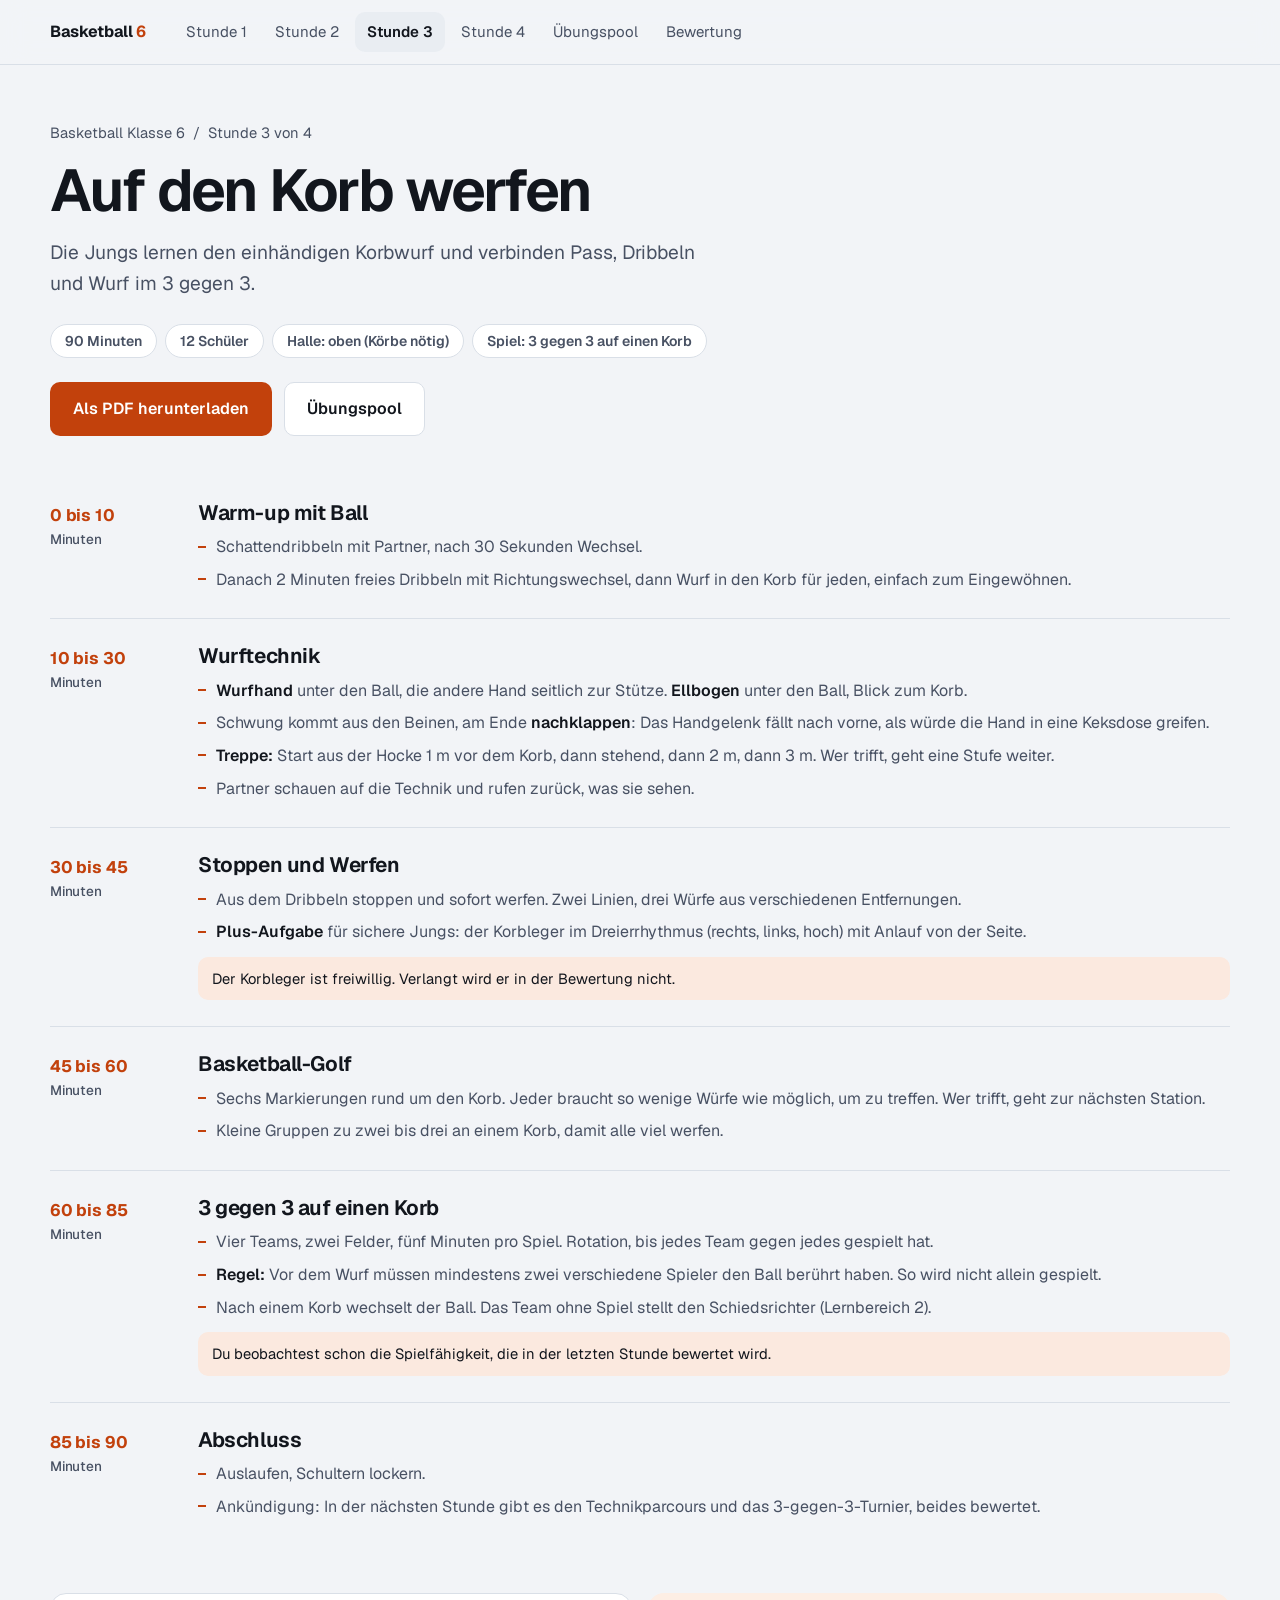
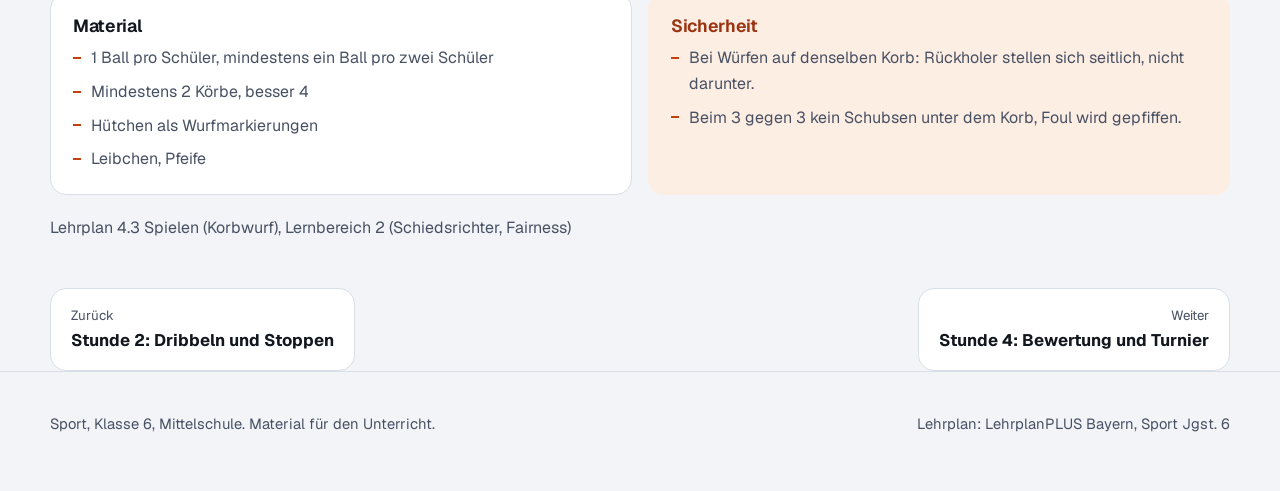
<file: stunde-3.html>
<!DOCTYPE html>
<html lang="de">
<head>
<meta charset="UTF-8">
<meta name="viewport" content="width=device-width, initial-scale=1">
<title>Basketball Stunde 3: Auf den Korb werfen</title>
<meta name="description" content="Die Jungs lernen den einhändigen Korbwurf und verbinden Pass, Dribbeln und Wurf im 3 gegen 3.">
<meta name="theme-color" content="#fff4e8">
<link rel="icon" href="icon.svg" type="image/svg+xml">
<link rel="apple-touch-icon" href="apple-touch-icon.png">
<link rel="manifest" href="manifest.webmanifest">
<meta name="apple-mobile-web-app-capable" content="yes">
<meta name="apple-mobile-web-app-title" content="Basketball 6">
<link rel="stylesheet" href="style.css">
</head>
<body>
<header class="nav"><div class="wrap">
<a class="brand" href="index.html">Basketball <b>6</b></a>
<nav aria-label="Hauptnavigation"><ul><li><a class="link" href="stunde-1.html">Stunde 1</a></li><li><a class="link" href="stunde-2.html">Stunde 2</a></li><li><a class="link" href="stunde-3.html" aria-current="page">Stunde 3</a></li><li><a class="link" href="stunde-4.html">Stunde 4</a></li><li><a class="link" href="index.html#pool">Übungspool</a></li><li><a class="link" href="bewertung.html">Bewertung</a></li></ul></nav>
</div></header>
<main><div class="wrap">
<div class="page-head">
<div class="crumb"><a href="index.html">Basketball Klasse 6</a> &nbsp;/&nbsp; Stunde 3 von 4</div>
<h1>Auf den Korb werfen</h1>
<p class="goal">Die Jungs lernen den einhändigen Korbwurf und verbinden Pass, Dribbeln und Wurf im 3 gegen 3.</p>
<div class="facts"><span class="tag">90 Minuten</span><span class="tag">12 Schüler</span><span class="tag">Halle: oben (Körbe nötig)</span><span class="tag">Spiel: 3 gegen 3 auf einen Korb</span></div>
<div class="page-actions no-print"><button class="btn btn-primary" onclick="window.print()">Als PDF herunterladen</button><a class="btn btn-ghost" href="index.html#pool">Übungspool</a></div>
</div>
<div class="timeline"><div class="tl-step reveal"><div class="tl-time">0 bis 10<span>Minuten</span></div>
<div class="tl-body"><h3>Warm-up mit Ball</h3><ul><li>Schattendribbeln mit Partner, nach 30 Sekunden Wechsel.</li><li>Danach 2 Minuten freies Dribbeln mit Richtungswechsel, dann Wurf in den Korb für jeden, einfach zum Eingewöhnen.</li></ul></div></div><div class="tl-step reveal"><div class="tl-time">10 bis 30<span>Minuten</span></div>
<div class="tl-body"><h3>Wurftechnik</h3><ul><li><b>Wurfhand</b> unter den Ball, die andere Hand seitlich zur Stütze. <b>Ellbogen</b> unter den Ball, Blick zum Korb.</li><li>Schwung kommt aus den Beinen, am Ende <b>nachklappen</b>: Das Handgelenk fällt nach vorne, als würde die Hand in eine Keksdose greifen.</li><li><b>Treppe:</b> Start aus der Hocke 1 m vor dem Korb, dann stehend, dann 2 m, dann 3 m. Wer trifft, geht eine Stufe weiter.</li><li>Partner schauen auf die Technik und rufen zurück, was sie sehen.</li></ul></div></div><div class="tl-step reveal"><div class="tl-time">30 bis 45<span>Minuten</span></div>
<div class="tl-body"><h3>Stoppen und Werfen</h3><ul><li>Aus dem Dribbeln stoppen und sofort werfen. Zwei Linien, drei Würfe aus verschiedenen Entfernungen.</li><li><b>Plus-Aufgabe</b> für sichere Jungs: der Korbleger im Dreierrhythmus (rechts, links, hoch) mit Anlauf von der Seite.</li></ul><p class="tl-note">Der Korbleger ist freiwillig. Verlangt wird er in der Bewertung nicht.</p></div></div><div class="tl-step reveal"><div class="tl-time">45 bis 60<span>Minuten</span></div>
<div class="tl-body"><h3>Basketball-Golf</h3><ul><li>Sechs Markierungen rund um den Korb. Jeder braucht so wenige Würfe wie möglich, um zu treffen. Wer trifft, geht zur nächsten Station.</li><li>Kleine Gruppen zu zwei bis drei an einem Korb, damit alle viel werfen.</li></ul></div></div><div class="tl-step reveal"><div class="tl-time">60 bis 85<span>Minuten</span></div>
<div class="tl-body"><h3>3 gegen 3 auf einen Korb</h3><ul><li>Vier Teams, zwei Felder, fünf Minuten pro Spiel. Rotation, bis jedes Team gegen jedes gespielt hat.</li><li><b>Regel:</b> Vor dem Wurf müssen mindestens zwei verschiedene Spieler den Ball berührt haben. So wird nicht allein gespielt.</li><li>Nach einem Korb wechselt der Ball. Das Team ohne Spiel stellt den Schiedsrichter (Lernbereich 2).</li></ul><p class="tl-note">Du beobachtest schon die Spielfähigkeit, die in der letzten Stunde bewertet wird.</p></div></div><div class="tl-step reveal"><div class="tl-time">85 bis 90<span>Minuten</span></div>
<div class="tl-body"><h3>Abschluss</h3><ul><li>Auslaufen, Schultern lockern.</li><li>Ankündigung: In der nächsten Stunde gibt es den Technikparcours und das 3-gegen-3-Turnier, beides bewertet.</li></ul></div></div></div>
<div class="aside-grid">
<div class="panel"><h3>Material</h3><ul class="plain"><li>1 Ball pro Schüler, mindestens ein Ball pro zwei Schüler</li><li>Mindestens 2 Körbe, besser 4</li><li>Hütchen als Wurfmarkierungen</li><li>Leibchen, Pfeife</li></ul></div>
<div class="panel warn"><h3>Sicherheit</h3><ul class="plain"><li>Bei Würfen auf denselben Korb: Rückholer stellen sich seitlich, nicht darunter.</li><li>Beim 3 gegen 3 kein Schubsen unter dem Korb, Foul wird gepfiffen.</li></ul></div>
</div>
<p class="sub" style="margin-top:20px">Lehrplan 4.3 Spielen (Korbwurf), Lernbereich 2 (Schiedsrichter, Fairness)</p>
<div class="pager"><a class="prev" href="stunde-2.html"><small>Zurück</small><strong>Stunde 2: Dribbeln und Stoppen</strong></a><a class="next" href="stunde-4.html"><small>Weiter</small><strong>Stunde 4: Bewertung und Turnier</strong></a></div>
</div></main>
<footer class="foot"><div class="wrap">
<span>Sport, Klasse 6, Mittelschule. Material für den Unterricht.</span>
<span>Lehrplan: LehrplanPLUS Bayern, Sport Jgst. 6</span>
</div></footer>
<script src="app.js"></script>
</body>
</html>
</file>
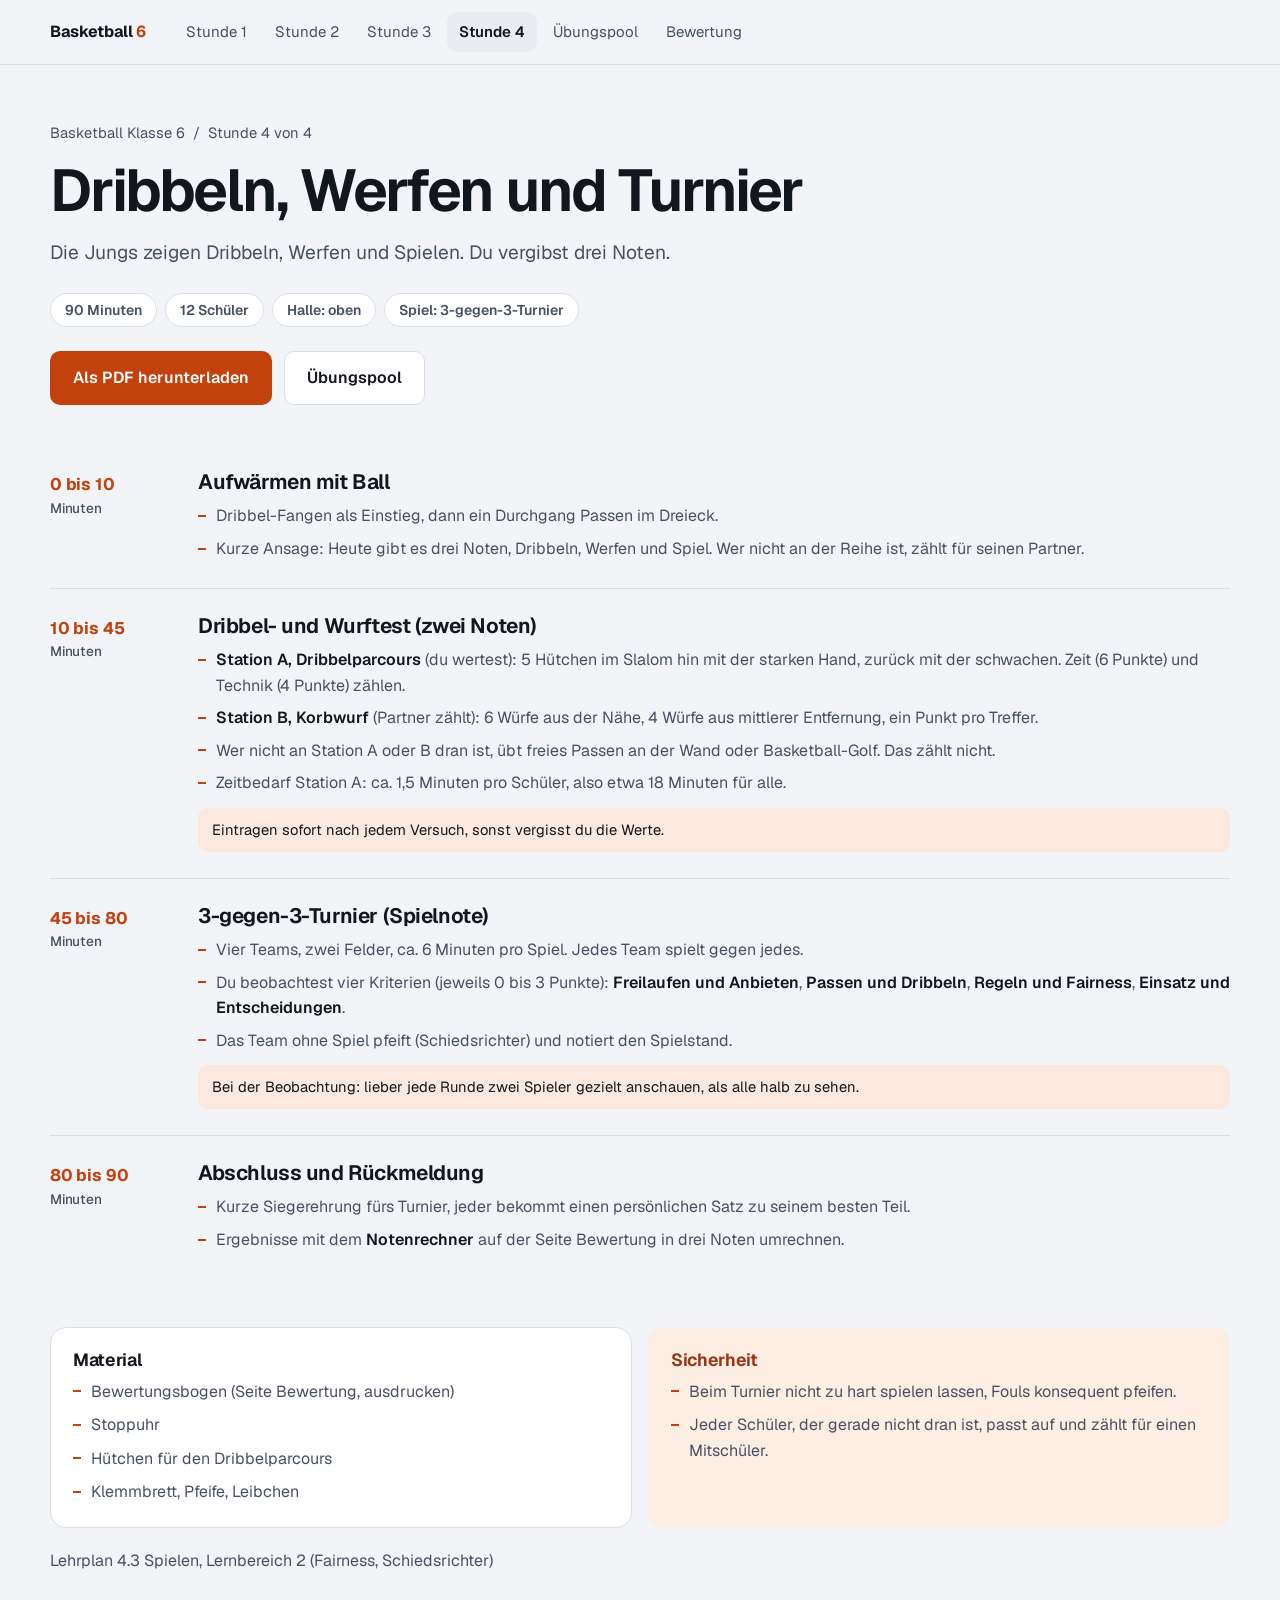
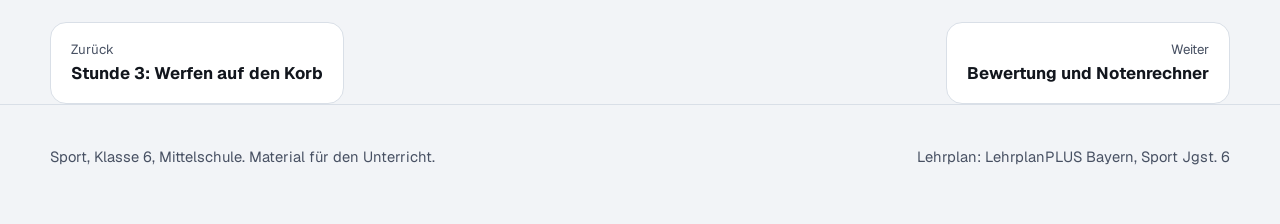
<file: stunde-4.html>
<!DOCTYPE html>
<html lang="de">
<head>
<meta charset="UTF-8">
<meta name="viewport" content="width=device-width, initial-scale=1">
<title>Basketball Stunde 4: Dribbeln, Werfen und Turnier</title>
<meta name="description" content="Die Jungs zeigen Dribbeln, Werfen und Spielen. Du vergibst drei Noten.">
<meta name="theme-color" content="#fff4e8">
<link rel="icon" href="icon.svg" type="image/svg+xml">
<link rel="apple-touch-icon" href="apple-touch-icon.png">
<link rel="manifest" href="manifest.webmanifest">
<meta name="apple-mobile-web-app-capable" content="yes">
<meta name="apple-mobile-web-app-title" content="Basketball 6">
<link rel="stylesheet" href="style.css">
</head>
<body>
<header class="nav"><div class="wrap">
<a class="brand" href="index.html">Basketball <b>6</b></a>
<nav aria-label="Hauptnavigation"><ul><li><a class="link" href="stunde-1.html">Stunde 1</a></li><li><a class="link" href="stunde-2.html">Stunde 2</a></li><li><a class="link" href="stunde-3.html">Stunde 3</a></li><li><a class="link" href="stunde-4.html" aria-current="page">Stunde 4</a></li><li><a class="link" href="index.html#pool">Übungspool</a></li><li><a class="link" href="bewertung.html">Bewertung</a></li></ul></nav>
</div></header>
<main><div class="wrap">
<div class="page-head">
<div class="crumb"><a href="index.html">Basketball Klasse 6</a> &nbsp;/&nbsp; Stunde 4 von 4</div>
<h1>Dribbeln, Werfen und Turnier</h1>
<p class="goal">Die Jungs zeigen Dribbeln, Werfen und Spielen. Du vergibst drei Noten.</p>
<div class="facts"><span class="tag">90 Minuten</span><span class="tag">12 Schüler</span><span class="tag">Halle: oben</span><span class="tag">Spiel: 3-gegen-3-Turnier</span></div>
<div class="page-actions no-print"><button class="btn btn-primary" onclick="window.print()">Als PDF herunterladen</button><a class="btn btn-ghost" href="index.html#pool">Übungspool</a></div>
</div>
<div class="timeline"><div class="tl-step reveal"><div class="tl-time">0 bis 10<span>Minuten</span></div>
<div class="tl-body"><h3>Aufwärmen mit Ball</h3><ul><li>Dribbel-Fangen als Einstieg, dann ein Durchgang Passen im Dreieck.</li><li>Kurze Ansage: Heute gibt es drei Noten, Dribbeln, Werfen und Spiel. Wer nicht an der Reihe ist, zählt für seinen Partner.</li></ul></div></div><div class="tl-step reveal"><div class="tl-time">10 bis 45<span>Minuten</span></div>
<div class="tl-body"><h3>Dribbel- und Wurftest (zwei Noten)</h3><ul><li><b>Station A, Dribbelparcours</b> (du wertest): 5 Hütchen im Slalom hin mit der starken Hand, zurück mit der schwachen. Zeit (6 Punkte) und Technik (4 Punkte) zählen.</li><li><b>Station B, Korbwurf</b> (Partner zählt): 6 Würfe aus der Nähe, 4 Würfe aus mittlerer Entfernung, ein Punkt pro Treffer.</li><li>Wer nicht an Station A oder B dran ist, übt freies Passen an der Wand oder Basketball-Golf. Das zählt nicht.</li><li>Zeitbedarf Station A: ca. 1,5 Minuten pro Schüler, also etwa 18 Minuten für alle.</li></ul><p class="tl-note">Eintragen sofort nach jedem Versuch, sonst vergisst du die Werte.</p></div></div><div class="tl-step reveal"><div class="tl-time">45 bis 80<span>Minuten</span></div>
<div class="tl-body"><h3>3-gegen-3-Turnier (Spielnote)</h3><ul><li>Vier Teams, zwei Felder, ca. 6 Minuten pro Spiel. Jedes Team spielt gegen jedes.</li><li>Du beobachtest vier Kriterien (jeweils 0 bis 3 Punkte): <b>Freilaufen und Anbieten</b>, <b>Passen und Dribbeln</b>, <b>Regeln und Fairness</b>, <b>Einsatz und Entscheidungen</b>.</li><li>Das Team ohne Spiel pfeift (Schiedsrichter) und notiert den Spielstand.</li></ul><p class="tl-note">Bei der Beobachtung: lieber jede Runde zwei Spieler gezielt anschauen, als alle halb zu sehen.</p></div></div><div class="tl-step reveal"><div class="tl-time">80 bis 90<span>Minuten</span></div>
<div class="tl-body"><h3>Abschluss und Rückmeldung</h3><ul><li>Kurze Siegerehrung fürs Turnier, jeder bekommt einen persönlichen Satz zu seinem besten Teil.</li><li>Ergebnisse mit dem <b>Notenrechner</b> auf der Seite Bewertung in drei Noten umrechnen.</li></ul></div></div></div>
<div class="aside-grid">
<div class="panel"><h3>Material</h3><ul class="plain"><li>Bewertungsbogen (Seite Bewertung, ausdrucken)</li><li>Stoppuhr</li><li>Hütchen für den Dribbelparcours</li><li>Klemmbrett, Pfeife, Leibchen</li></ul></div>
<div class="panel warn"><h3>Sicherheit</h3><ul class="plain"><li>Beim Turnier nicht zu hart spielen lassen, Fouls konsequent pfeifen.</li><li>Jeder Schüler, der gerade nicht dran ist, passt auf und zählt für einen Mitschüler.</li></ul></div>
</div>
<p class="sub" style="margin-top:20px">Lehrplan 4.3 Spielen, Lernbereich 2 (Fairness, Schiedsrichter)</p>
<div class="pager"><a class="prev" href="stunde-3.html"><small>Zurück</small><strong>Stunde 3: Werfen auf den Korb</strong></a><a class="next" href="bewertung.html"><small>Weiter</small><strong>Bewertung und Notenrechner</strong></a></div>
</div></main>
<footer class="foot"><div class="wrap">
<span>Sport, Klasse 6, Mittelschule. Material für den Unterricht.</span>
<span>Lehrplan: LehrplanPLUS Bayern, Sport Jgst. 6</span>
</div></footer>
<script src="app.js"></script>
</body>
</html>
</file>
<file: style.css>
/* Basketball Klasse 6: Gestaltung.
   Formen-Regel: Buttons und Eingaben 10px, Karten 16px, Filter-Chips rund.
   Akzent: ein gebranntes Orange, sonst kühle Neutraltöne. */

@font-face{font-family:"Geist";font-weight:100 900;font-style:normal;font-display:swap;
  src:url("fonts/geist.woff2") format("woff2");
  unicode-range:U+0000-00FF,U+0131,U+0152-0153,U+02BB-02BC,U+02C6,U+02DA,U+02DC,U+2000-206F,U+20AC,U+2122,U+2191,U+2193,U+2212,U+2215,U+FEFF,U+FFFD;}
@font-face{font-family:"Geist";font-weight:100 900;font-style:normal;font-display:swap;
  src:url("fonts/geist-ext.woff2") format("woff2");
  unicode-range:U+0100-02BA,U+02BD-02C5,U+02C7-02CC,U+02CE-02D7,U+02DD-02FF,U+0304,U+0308,U+0329,U+1D00-1DBF,U+1E00-1E9F,U+1EF2-1EFF,U+2020,U+20A0-20AB,U+20AD-20C0,U+2113,U+2C60-2C7F,U+A720-A7FF;}

:root{
  --bg:#f2f4f7;
  --surface:#ffffff;
  --surface-2:#e9edf2;
  --ink:#12161d;
  --ink-soft:#485163;
  --line:#d9dfe7;
  --accent:#c2410c;
  --accent-ink:#ffffff;
  --accent-soft:#fbe9df;
  --ok:#1f7a4d;
  --warn:#9a3412;
  --warn-soft:#fdeee4;
  --r-card:16px;
  --r-ctl:10px;
  --shadow:0 1px 2px rgba(18,22,29,.05),0 8px 24px -12px rgba(18,22,29,.18);
  --ease:cubic-bezier(.16,1,.3,1);
}
@media (prefers-color-scheme:dark){
  :root:not([data-theme="light"]){
    --bg:#0f1318;--surface:#171c23;--surface-2:#1f2630;--ink:#eef1f5;--ink-soft:#a3adbd;--line:#2a323d;
    --accent:#f0793a;--accent-ink:#1b0d05;--accent-soft:#2c1a10;--ok:#58c088;--warn:#f0793a;--warn-soft:#2c1a10;
    --shadow:0 1px 2px rgba(0,0,0,.4),0 8px 24px -12px rgba(0,0,0,.6);
  }
}

*{box-sizing:border-box}
html{scroll-behavior:smooth}
body{margin:0;background:var(--bg);color:var(--ink);font-family:"Geist",system-ui,-apple-system,"Segoe UI",sans-serif;
  font-size:16px;line-height:1.6;-webkit-font-smoothing:antialiased;text-rendering:optimizeLegibility}
a{color:inherit}
h1,h2,h3{font-weight:650;letter-spacing:-.02em;line-height:1.08;margin:0}
p{margin:0}
ul{margin:0;padding:0}
:focus-visible{outline:3px solid var(--accent);outline-offset:3px;border-radius:6px}

.wrap{width:min(1180px,100% - 32px);margin-inline:auto}

/* Navigation: eine Zeile, 64px */
.nav{position:sticky;top:0;z-index:20;background:color-mix(in srgb,var(--bg) 88%,transparent);
  backdrop-filter:blur(14px);-webkit-backdrop-filter:blur(14px);border-bottom:1px solid var(--line)}
.nav .wrap{height:64px;display:flex;align-items:center;gap:28px}
.brand{font-weight:700;letter-spacing:-.02em;text-decoration:none;white-space:nowrap}
.brand b{color:var(--accent)}
.nav ul{list-style:none;display:flex;gap:4px;margin-left:auto;overflow-x:auto;scrollbar-width:none}
.nav ul::-webkit-scrollbar{display:none}
.nav a.link{display:block;padding:8px 12px;border-radius:var(--r-ctl);text-decoration:none;color:var(--ink-soft);
  font-size:.94rem;white-space:nowrap;transition:background .2s var(--ease),color .2s var(--ease)}
.nav a.link:hover{background:var(--surface-2);color:var(--ink)}
.nav a.link[aria-current="page"]{color:var(--ink);background:var(--surface-2);font-weight:600}

/* Buttons */
.btn{display:inline-flex;align-items:center;gap:8px;padding:13px 22px;border-radius:var(--r-ctl);border:1.5px solid transparent;
  font:inherit;font-weight:600;text-decoration:none;cursor:pointer;white-space:nowrap;
  transition:transform .25s var(--ease),background .2s,border-color .2s}
.btn:active{transform:translateY(1px) scale(.98)}
.btn-primary{background:var(--accent);color:var(--accent-ink)}
.btn-primary:hover{transform:translateY(-2px)}
.btn-ghost{border-color:var(--line);background:var(--surface);color:var(--ink)}
.btn-ghost:hover{border-color:var(--ink-soft)}

/* Hero */
.hero{padding:56px 0 72px}
.hero .wrap{display:grid;grid-template-columns:1.05fr .95fr;gap:56px;align-items:center;min-height:min(640px,calc(100dvh - 140px))}
.hero h1{font-size:clamp(2.5rem,5.4vw,4.6rem);letter-spacing:-.035em}
.hero h1 em{font-style:normal;color:var(--accent)}
.hero p.lead{margin-top:22px;font-size:1.18rem;color:var(--ink-soft);max-width:34ch}
.hero .actions{margin-top:32px;display:flex;gap:12px;flex-wrap:wrap}

.stairs{display:grid;grid-template-columns:repeat(4,1fr);gap:10px;align-items:end;height:420px}
.step-block{display:flex;flex-direction:column;justify-content:space-between;text-decoration:none;
  padding:16px 14px;border-radius:var(--r-card);background:var(--surface);border:1px solid var(--line);
  transition:transform .35s var(--ease),box-shadow .35s var(--ease)}
.step-block:hover{transform:translateY(-6px);box-shadow:var(--shadow)}
.step-block:nth-child(1){height:42%}
.step-block:nth-child(2){height:60%}
.step-block:nth-child(3){height:78%}
.step-block:nth-child(4){height:100%;background:var(--accent);border-color:var(--accent);color:var(--accent-ink)}
.step-block .num{font-size:2.6rem;font-weight:700;letter-spacing:-.04em;line-height:1}
.step-block .t{display:block;font-weight:600;font-size:1rem;line-height:1.25}
.step-block .s{display:block;font-size:.84rem;opacity:.75;margin-top:4px;line-height:1.3}

/* Abschnitte */
section.block{padding:72px 0}
section.block + section.block{border-top:1px solid var(--line)}
h2.title{font-size:clamp(1.9rem,3.6vw,2.8rem)}
.sub{margin-top:14px;color:var(--ink-soft);max-width:60ch}

/* Stundenliste */
.lessons{margin-top:36px;display:grid}
.lesson-row{display:grid;grid-template-columns:96px 1fr 240px 40px;gap:28px;align-items:center;padding:28px 0;
  text-decoration:none;border-bottom:1px solid var(--line);transition:padding .3s var(--ease)}
.lesson-row:last-child{border-bottom:0}
.lesson-row:hover{padding-left:12px}
.lesson-row .n{font-size:3.4rem;font-weight:700;letter-spacing:-.05em;color:var(--accent);line-height:1}
.lesson-row h3{font-size:1.5rem}
.lesson-row .goal{color:var(--ink-soft);margin-top:6px;max-width:56ch}
.lesson-row .meta{font-size:.92rem;color:var(--ink-soft);line-height:1.5}
.lesson-row .meta b{display:block;color:var(--ink);font-weight:600}
.lesson-row .arr{font-size:1.6rem;color:var(--ink-soft);transition:transform .3s var(--ease),color .2s}
.lesson-row:hover .arr{transform:translateX(6px);color:var(--accent)}

/* Filter und Karten */
.chips{display:flex;flex-wrap:wrap;gap:8px;margin-top:28px}
.chip{font:inherit;font-size:.92rem;padding:8px 16px;border-radius:999px;border:1.5px solid var(--line);background:var(--surface);
  color:var(--ink);cursor:pointer;transition:background .2s,border-color .2s,color .2s}
.chip:hover{border-color:var(--ink-soft)}
.chip[aria-pressed="true"]{background:var(--ink);color:var(--bg);border-color:var(--ink)}
.cards{margin-top:28px;display:grid;grid-template-columns:repeat(auto-fill,minmax(270px,1fr));gap:16px}
.card{background:var(--surface);border:1px solid var(--line);border-radius:var(--r-card);padding:20px 20px 22px;
  display:flex;flex-direction:column;gap:10px;transition:transform .3s var(--ease),box-shadow .3s var(--ease)}
.card:hover{transform:translateY(-3px);box-shadow:var(--shadow)}
.card h3{font-size:1.15rem}
.card p{color:var(--ink-soft);font-size:.95rem}
.tags{display:flex;flex-wrap:wrap;gap:6px}
.tag{font-size:.78rem;font-weight:600;padding:3px 10px;border-radius:999px;background:var(--surface-2);color:var(--ink-soft)}
.tag.stufe{background:var(--accent-soft);color:var(--accent)}
.empty{margin-top:28px;color:var(--ink-soft)}

/* Bewertung Kacheln (Raster mit Rhythmus) */
.score-grid{margin-top:36px;display:grid;grid-template-columns:repeat(6,1fr);gap:14px}
.tile{border-radius:var(--r-card);padding:24px;background:var(--surface);border:1px solid var(--line);display:flex;flex-direction:column;gap:6px}
.tile .big{font-size:3.2rem;font-weight:700;letter-spacing:-.04em;line-height:1}
.tile .big small{font-size:1rem;font-weight:500;color:var(--ink-soft);letter-spacing:0;margin-left:6px}
.tile p{color:var(--ink-soft);font-size:.95rem}
.tile.t1{grid-column:span 3}.tile.t2{grid-column:span 3;background:var(--surface-2)}
.tile.t4{grid-column:span 6;background:var(--accent);border-color:var(--accent);color:var(--accent-ink)}
.tile.t4 p,.tile.t4 .big small{color:inherit;opacity:.85}

/* Zweispalter Material */
.two{margin-top:32px;display:grid;grid-template-columns:1fr 1fr;gap:56px}
.two h3{font-size:1.2rem;margin-bottom:12px}
.plain{list-style:none;display:grid;gap:8px;color:var(--ink-soft)}
.plain li{padding-left:18px;position:relative}
.plain li::before{content:"";position:absolute;left:0;top:.72em;width:8px;height:2px;background:var(--accent)}

/* Stundenseiten */
.page-head{padding:56px 0 28px}
.crumb{font-size:.92rem;color:var(--ink-soft)}
.crumb a{text-decoration:none}.crumb a:hover{color:var(--accent)}
.page-head h1{font-size:clamp(2.2rem,4.6vw,3.8rem);margin-top:14px;letter-spacing:-.035em}
.page-head .goal{margin-top:16px;font-size:1.2rem;color:var(--ink-soft);max-width:52ch}
.facts{margin-top:24px;display:flex;flex-wrap:wrap;gap:8px}
.facts .tag{font-size:.88rem;padding:5px 14px;background:var(--surface);border:1px solid var(--line)}
.page-actions{margin-top:24px;display:flex;gap:12px;flex-wrap:wrap}

.timeline{display:grid;margin-top:12px}
.tl-step{display:grid;grid-template-columns:120px 1fr;gap:28px;padding:26px 0;border-top:1px solid var(--line);break-inside:avoid}
.tl-step:first-child{border-top:0}
.tl-time{font-weight:700;color:var(--accent);font-size:1.05rem;letter-spacing:-.01em}
.tl-time span{display:block;font-weight:500;font-size:.85rem;color:var(--ink-soft)}
.tl-body h3{font-size:1.3rem}
.tl-body ul{list-style:none;margin-top:10px;display:grid;gap:7px}
.tl-body li{padding-left:18px;position:relative;color:var(--ink-soft)}
.tl-body li::before{content:"";position:absolute;left:0;top:.72em;width:8px;height:2px;background:var(--accent)}
.tl-body li b{color:var(--ink);font-weight:600}
.tl-note{margin-top:12px;font-size:.92rem;padding:10px 14px;border-radius:var(--r-ctl);background:var(--accent-soft);color:var(--ink)}

.aside-grid{margin-top:48px;display:grid;grid-template-columns:1fr 1fr;gap:16px}
.panel{background:var(--surface);border:1px solid var(--line);border-radius:var(--r-card);padding:22px;break-inside:avoid}
.panel h3{font-size:1.1rem;margin-bottom:10px}
.panel.warn{background:var(--warn-soft);border-color:transparent}
.panel.warn h3{color:var(--warn)}

.pager{margin-top:48px;display:flex;justify-content:space-between;gap:16px;flex-wrap:wrap}
.pager a{display:block;text-decoration:none;padding:16px 20px;border:1px solid var(--line);border-radius:var(--r-card);background:var(--surface);
  transition:transform .3s var(--ease),border-color .2s;min-width:220px}
.pager a:hover{transform:translateY(-3px);border-color:var(--ink-soft)}
.pager small{display:block;color:var(--ink-soft)}
.pager strong{font-size:1.05rem}
.pager .next{margin-left:auto;text-align:right}

/* Bewertungsseite */
.calc{margin-top:32px;display:grid;grid-template-columns:1.2fr .8fr;gap:20px;align-items:stretch}
.calc form{background:var(--surface);border:1px solid var(--line);border-radius:var(--r-card);padding:24px;display:grid;grid-template-columns:1fr 1fr 1fr;gap:18px;align-content:start}
.field label{display:block;font-weight:600;font-size:.95rem;margin-bottom:6px}
.field .hint{display:block;font-size:.82rem;color:var(--ink-soft);margin-top:5px}
.field input{width:100%;font:inherit;font-size:1.1rem;padding:11px 14px;border-radius:var(--r-ctl);border:1.5px solid var(--line);background:var(--bg);color:var(--ink)}
.field input:focus{outline:none;border-color:var(--accent);box-shadow:0 0 0 3px var(--accent-soft)}
.field input[aria-invalid="true"]{border-color:var(--warn)}
.field .err{display:block;min-height:1.1em;font-size:.82rem;color:var(--warn);margin-top:5px}
.result{background:var(--ink);color:var(--bg);border-radius:var(--r-card);padding:28px;display:grid;grid-template-columns:repeat(3,1fr);gap:16px;align-items:start}
.result .note{font-size:4.6rem;font-weight:700;letter-spacing:-.05em;line-height:1;margin:6px 0}
.result .lbl{opacity:.75;font-size:.9rem}
.scales{margin-top:40px;display:grid;grid-template-columns:1fr 1fr;gap:16px}
.scales + .panel table td:not(:first-child){color:var(--ink)}
.panel table{border-collapse:collapse;width:100%;font-size:.95rem}
.panel th{text-align:left;font-size:.78rem;text-transform:uppercase;letter-spacing:.04em;color:var(--ink-soft);padding:4px 0 8px;border-bottom:1.5px solid var(--ink)}
.panel td{padding:6px 0;color:var(--ink-soft)}
.panel td:first-child{color:var(--ink);font-weight:600;width:50%}
.panel p{color:var(--ink-soft);font-size:.95rem;margin-top:8px}
.schluessel{margin-top:16px;display:flex;flex-wrap:wrap;gap:8px}
.schluessel .tag{font-size:.9rem;padding:6px 14px;background:var(--surface);border:1px solid var(--line)}

.sheet-wrap{overflow-x:auto;margin-top:24px}
table.bogen{border-collapse:collapse;width:100%;min-width:720px;background:var(--surface)}
table.bogen th{font-size:.72rem;text-transform:uppercase;letter-spacing:.03em;text-align:left;padding:8px 6px;border:1px solid var(--ink);background:var(--surface-2);color:var(--ink)}
table.bogen td{border:1px solid var(--ink);height:34px;padding:0 6px}
table.bogen td.n{width:28px;text-align:center;color:var(--ink-soft)}

footer.foot{padding:40px 0 56px;border-top:1px solid var(--line);color:var(--ink-soft);font-size:.92rem}
footer.foot .wrap{display:flex;justify-content:space-between;gap:16px;flex-wrap:wrap}

/* Bewegung: nur Einblenden beim Scrollen, mit Zweck (Reihenfolge lesen) */
@media (prefers-reduced-motion:no-preference){
  .js .reveal{opacity:0;transform:translateY(22px);transition:opacity .7s var(--ease),transform .7s var(--ease);transition-delay:var(--d,0ms)}
  .js .reveal.in{opacity:1;transform:none}
  .js .stairs .step-block{opacity:0;transform:translateY(40px);animation:rise .8s var(--ease) forwards;animation-delay:calc(var(--i) * 110ms + 150ms)}
  @keyframes rise{to{opacity:1;transform:none}}
  .js .stairs .step-block:hover{transform:translateY(-6px)}
}

/* Mobil */
@media (max-width:860px){
  .hero{padding:32px 0 48px}
  .hero .wrap{grid-template-columns:1fr;gap:36px;min-height:0}
  .stairs{height:300px}
  .lesson-row{grid-template-columns:56px 1fr 28px;gap:16px}
  .lesson-row .meta{grid-column:2/3;grid-row:2}
  .lesson-row .n{font-size:2.4rem}
  .two,.aside-grid,.scales,.calc{grid-template-columns:1fr}
  .calc form{grid-template-columns:1fr}
  .result{grid-template-columns:repeat(3,1fr);padding:20px}
  .result .note{font-size:3.2rem}
  .score-grid{grid-template-columns:1fr}
  .tile.t1,.tile.t2,.tile.t3,.tile.t4{grid-column:auto}
  .tl-step{grid-template-columns:1fr;gap:8px}
  .nav .wrap{gap:12px}
}

/* Druck: Stundenseiten als sauberes Blatt */
@media print{
  @page{size:A4;margin:14mm}
  :root{--bg:#fff;--surface:#fff;--surface-2:#f1f3f6;--ink:#12161d;--ink-soft:#394150;--line:#cfd5de;--accent:#c2410c;--accent-soft:#fbe9df}
  body{background:#fff;font-size:11pt;-webkit-print-color-adjust:exact;print-color-adjust:exact}
  .nav,.page-actions,.pager,footer.foot,.chips,.btn,.no-print{display:none !important}
  .reveal,.stairs .step-block{opacity:1 !important;transform:none !important;animation:none !important}
  .page-head{padding:0 0 10px}
  .page-head h1{font-size:24pt}
  .page-head .goal{font-size:12pt}
  .tl-step{padding:12px 0;grid-template-columns:90px 1fr;gap:16px}
  .tl-body h3{font-size:13pt}
  .panel,.tl-step{break-inside:avoid}
  .aside-grid{margin-top:18px}
  .wrap{width:100%}
  .bogen-section{break-before:page;break-inside:avoid}
  .sheet-wrap{overflow:visible;margin-top:12px}
  table.bogen{min-width:0;font-size:9pt}
  table.bogen td{height:11mm}
  .scales{gap:10px}
}
</file>
